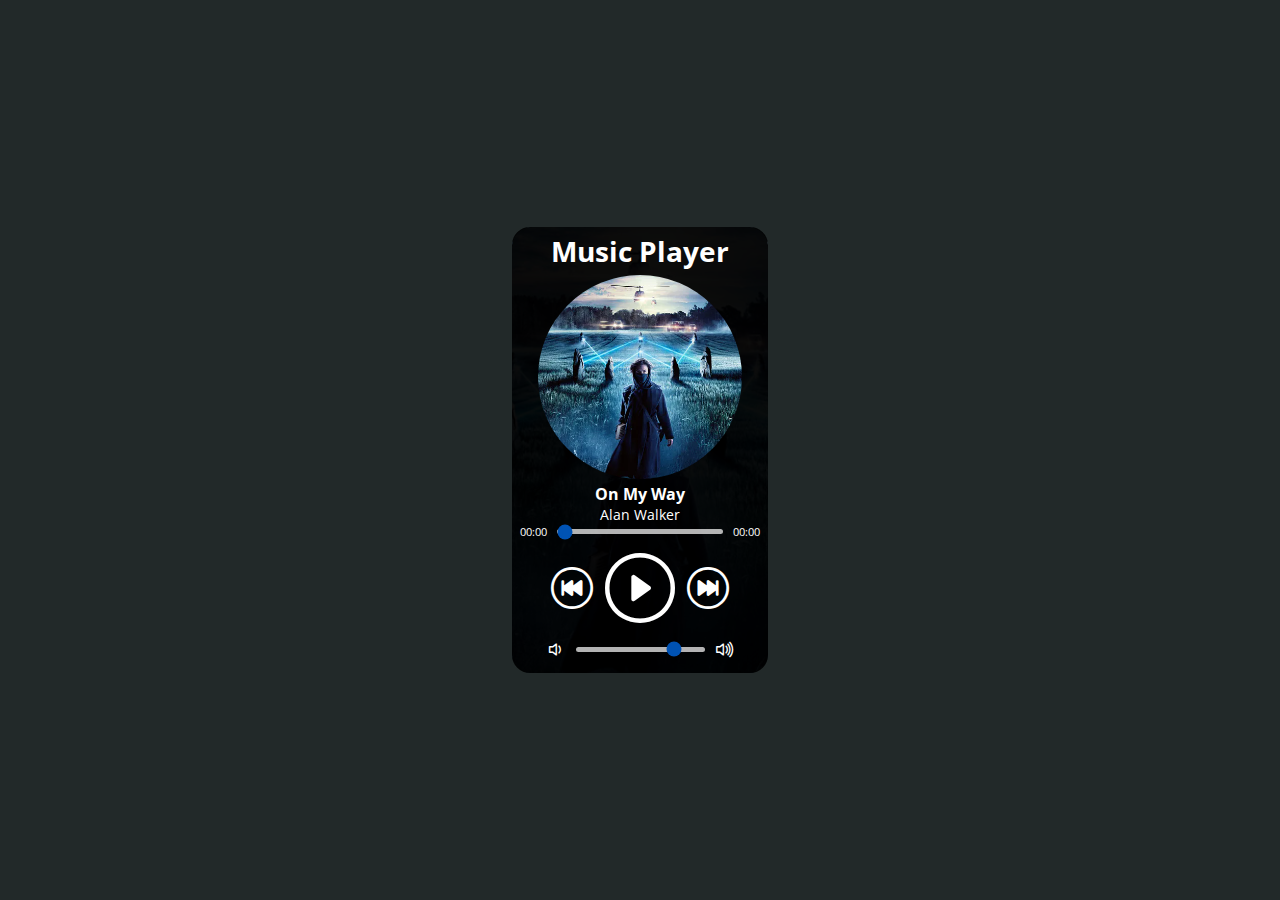
<file: Music_Player/index.html>
<!DOCTYPE html>
<html lang="en">
<head>
    <meta charset="UTF-8">
    <meta http-equiv="X-UA-Compatible" content="IE=edge">
    <meta name="viewport" content="width=device-width, initial-scale=1.0">
    <!-- Add font -->
    <link rel="preconnect" href="https://fonts.googleapis.com">
    <link rel="preconnect" href="https://fonts.gstatic.com" crossorigin>
    <link href="https://fonts.googleapis.com/css2?family=Open+Sans:wght@300;600&display=swap" rel="stylesheet">
    <!-- Link to css -->
    <link rel="stylesheet" href="styles.css">
    <!-- link to bootstrap icons -->
    <link rel="stylesheet" href="https://cdn.jsdelivr.net/npm/bootstrap-icons@1.9.1/font/bootstrap-icons.css">
    <title>Music Player</title>
</head>
<body>
    <div id="container">
        <h1>Music Player</h1>
        <div id="img">
            <img id="track_cover" src="images/music.png" alt="disc" width="250">
        </div>
        <div id="title">
            <h3 id="track_title">track title</h3>
            <p id="track_artist">track artist</p>
        </div>
        <div id="music_time">
            <p id="track_current_time"><span id="current_time_mins">00</span>:<span id="current_time_secs">00</span></p>
            <input type="range" name="range" class="slider" onchange="seek()" id="range" min="0" max="300" value="0">
            <p id="track_fulltime"><span id="track_mins">00</span>:<span id="track_secs">00</span></p>
        </div>
        <div id="music_functions">
            <div class="function">
                <i id="prev" onclick="prev()" class="bi bi-skip-backward-circle"></i>
            </div>
            <div class="function">
                <i id="play_pause" onclick="play_pause()" class="bi bi-play-circle"></i>
            </div>
            <div class="function">
                <i id="next" onclick="next()" class="bi bi-skip-forward-circle"></i>

            </div>
        </div>
        <div id="volume">
            <i class="bi bi-volume-down"></i>
            <input type="range" name="volume" onchange="volume()" class="slider" value="8" id="vol" min="0" max="10">
            <i class="bi bi-volume-up"></i>
        </div>
    </div>
    <script src="app.js" charset="utf-8"></script>
    
</body>
</html>
</file>
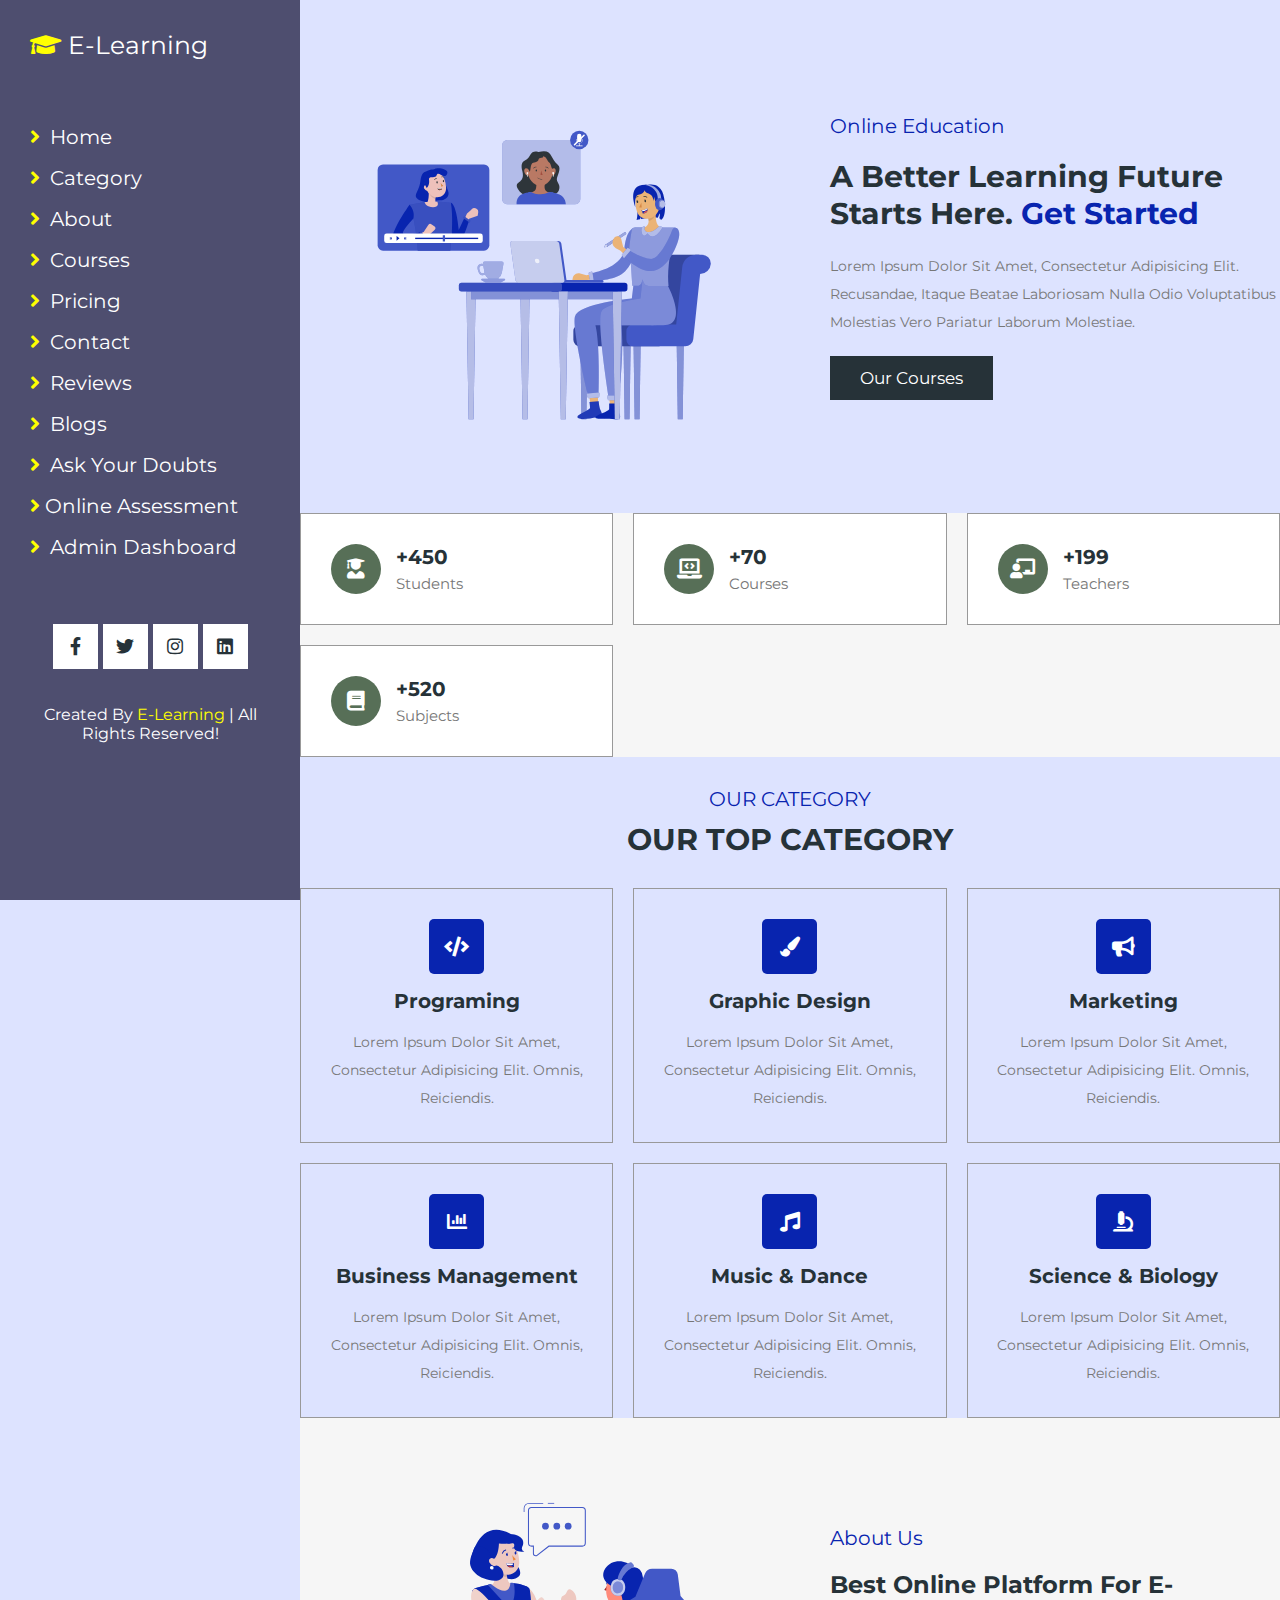
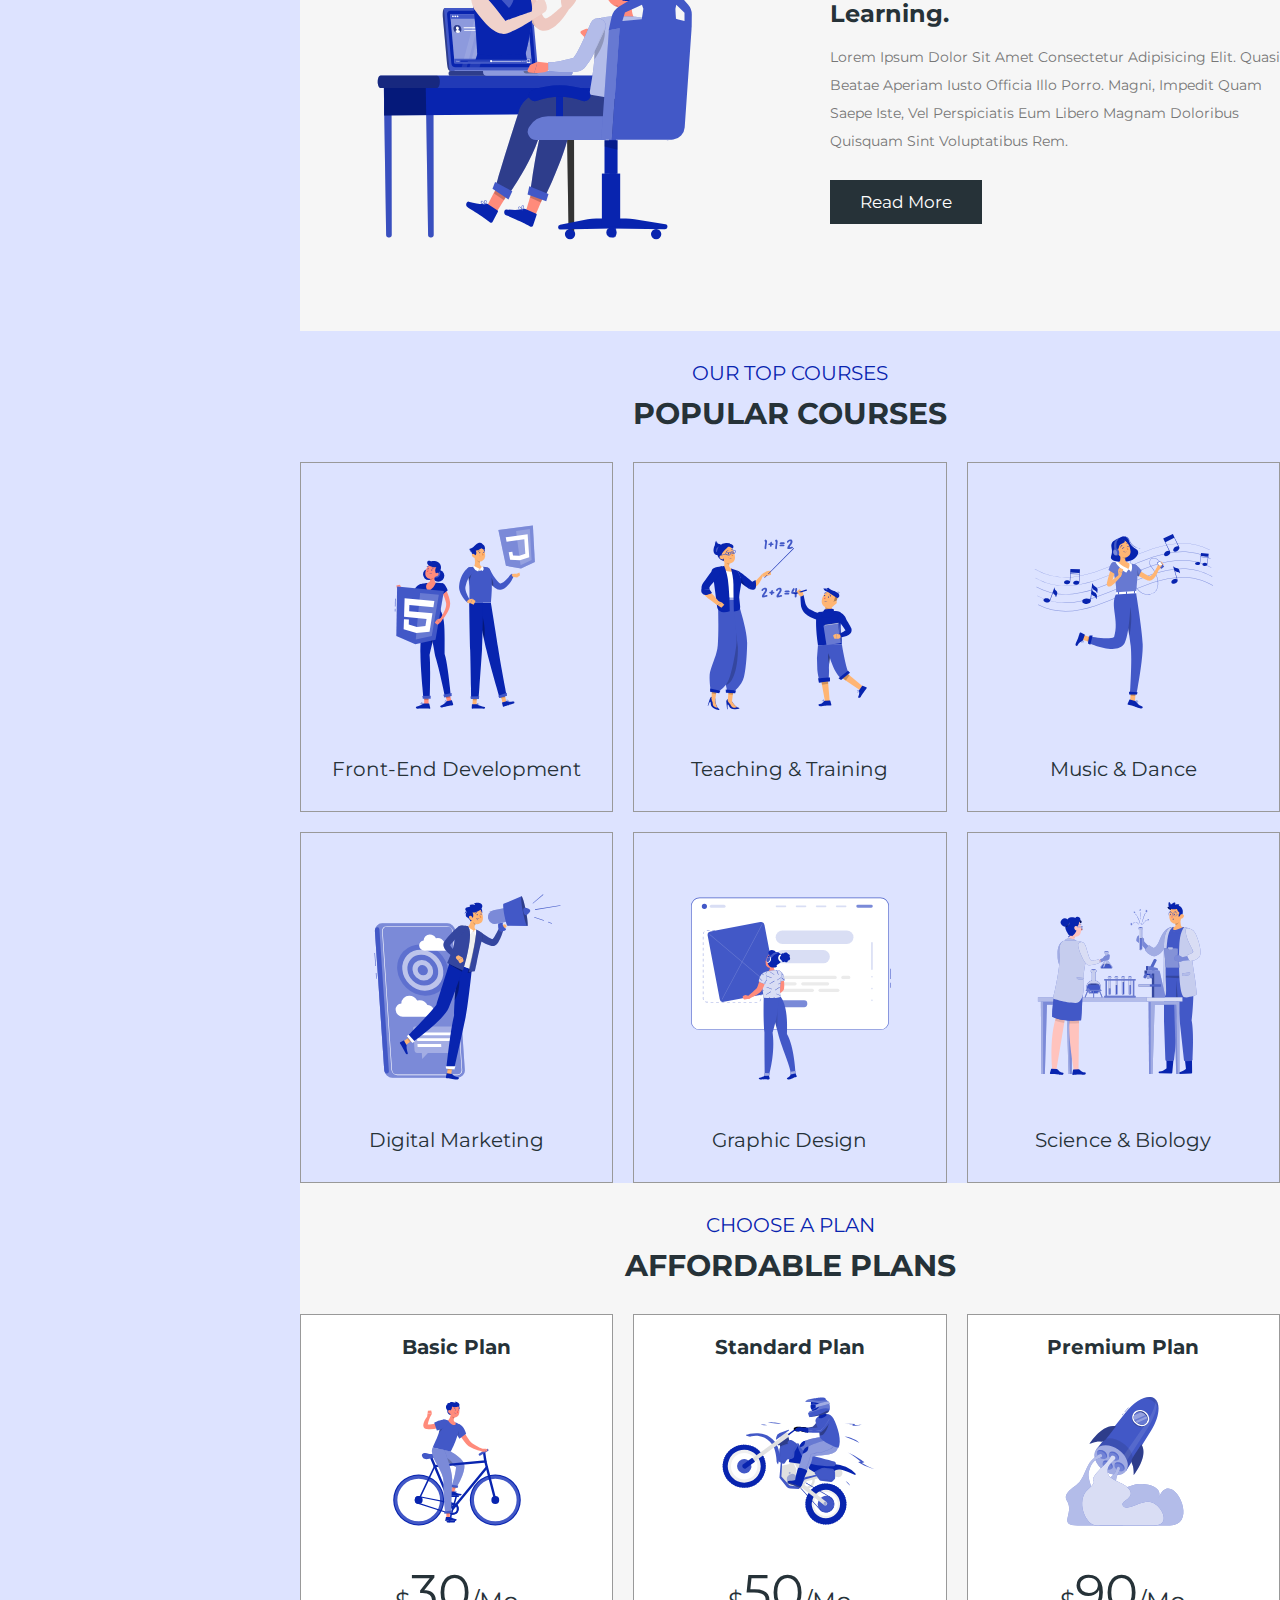
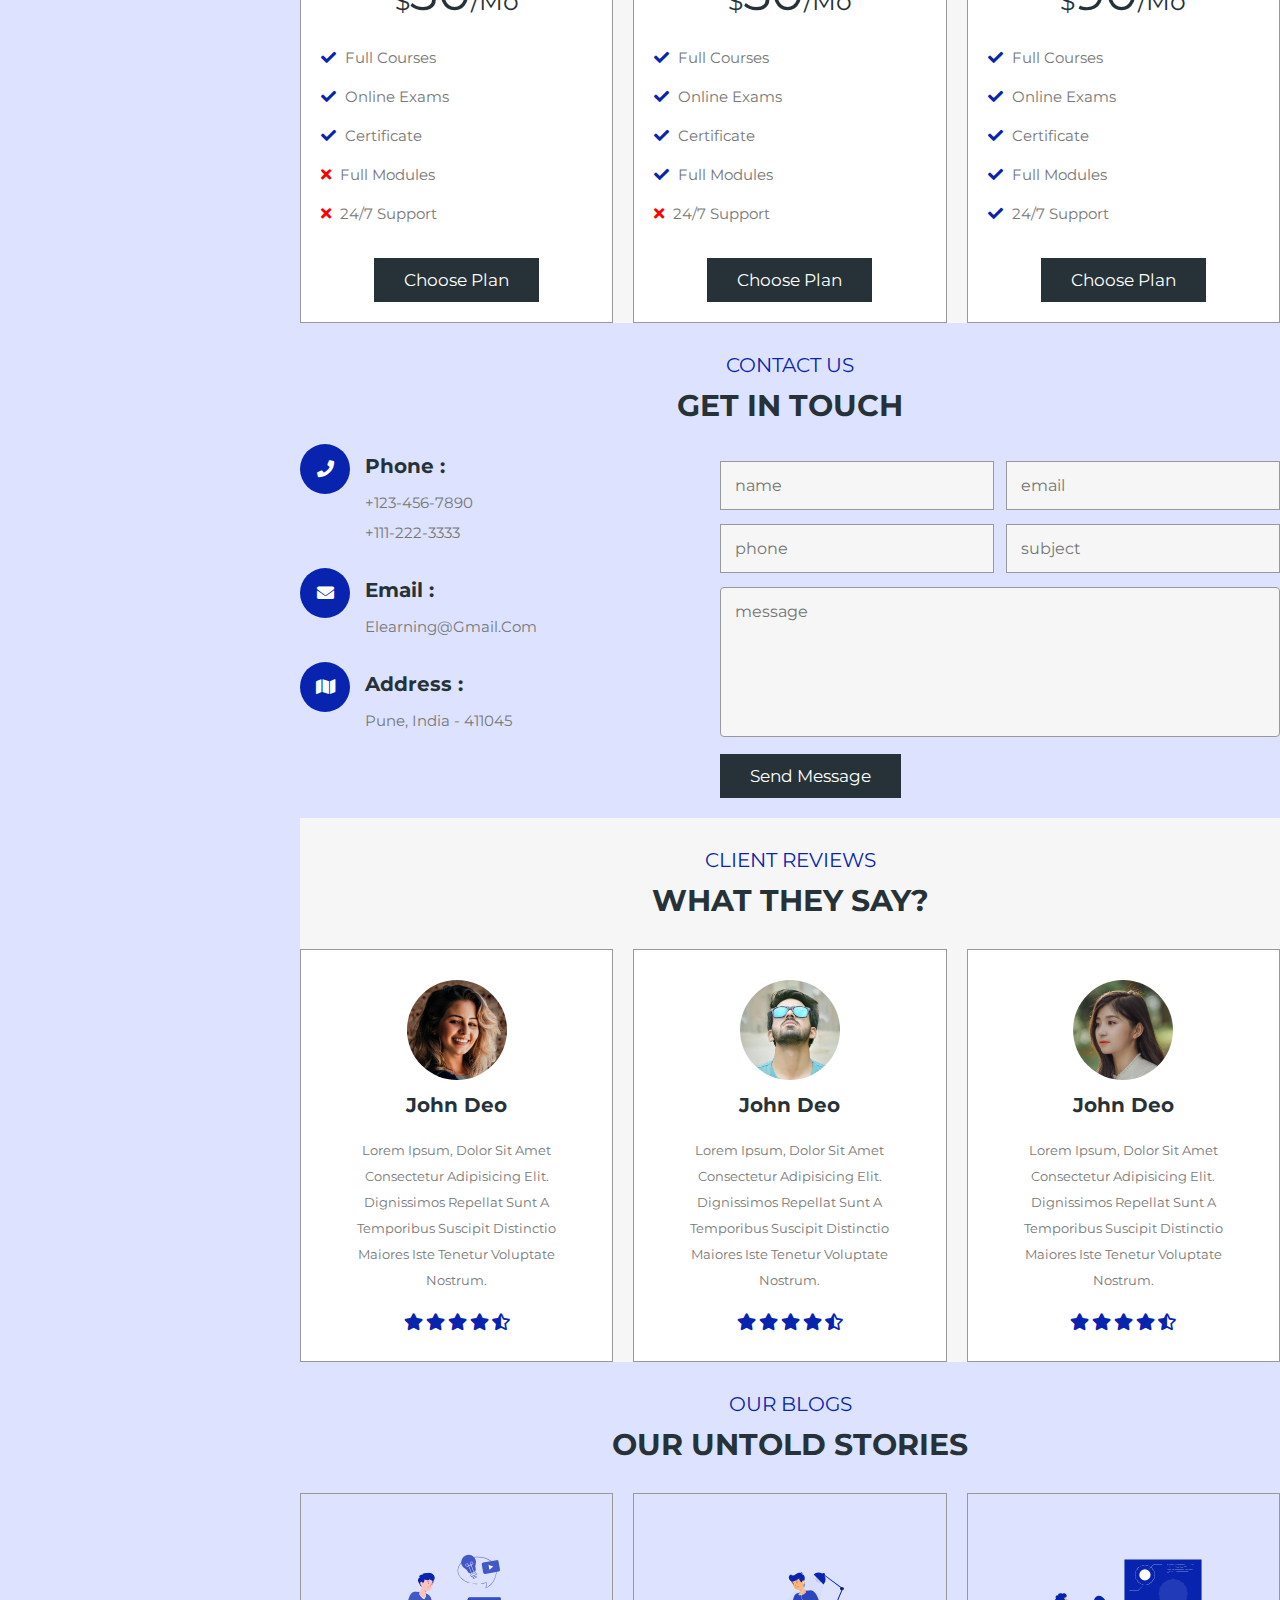
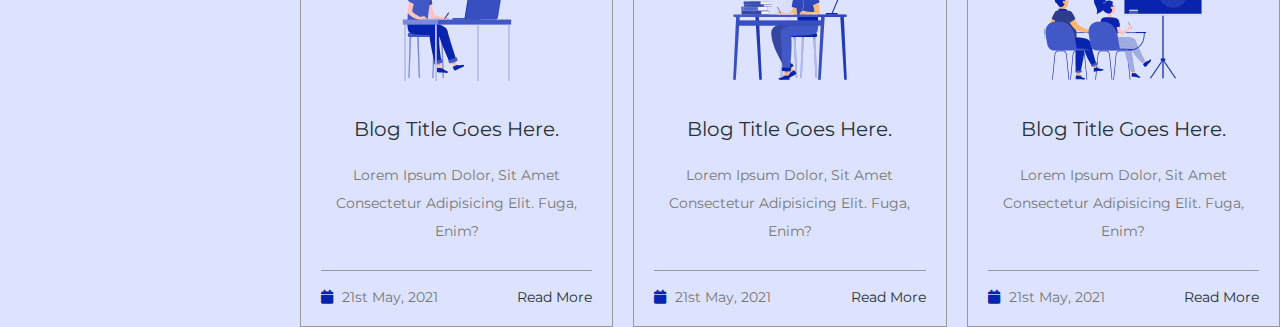
<file: online education/index.html>
<!DOCTYPE html>
<html lang="en">
<head>
    <meta charset="UTF-8">
    <meta http-equiv="X-UA-Compatible" content="IE=edge">
    <meta name="viewport" content="width=device-width, initial-scale=1.0">
    <title>complete responsive online education website design tutorial</title>

    <!-- font awesome cdn link  -->
    <link rel="stylesheet" href="https://cdnjs.cloudflare.com/ajax/libs/font-awesome/5.15.4/css/all.min.css">

    <!-- custom css file link  -->
    <link rel="stylesheet" href="css/style.css">

    <!-- custom js file link  -->
    <script src="js/script.js" defer></script>

</head>
<body>
    
<!-- header section starts  -->

<div id="menu-btn" class="fas fa-bars"></div>

<header class="header">

    <a href="#" class="logo"> <i class="fas fa-graduation-cap"></i> E-Learning </a>

    <nav class="navbar">
        <a href="#home"> <i class="fas fa-angle-right"></i> home </a>
        <a href="#category"> <i class="fas fa-angle-right"></i> category </a>
        <a href="#about"> <i class="fas fa-angle-right"></i> about </a>
        <a href="#courses"> <i class="fas fa-angle-right"></i> courses </a>
        <a href="#pricing"> <i class="fas fa-angle-right"></i> pricing </a>
        <a href="#contact"> <i class="fas fa-angle-right"></i> contact </a>
        <a href="#reviews"> <i class="fas fa-angle-right"></i> reviews </a>
        <a href="#blogs"> <i class="fas fa-angle-right"></i> blogs </a>
        <a href="lms.html"> <i class="fas fa-angle-right"></i> Ask your doubts </a>
        <a href="quiz.html"> <i class="fas fa-angle-right"></i>Online Assessment</a>
        <a href="admin_login.html"> <i class="fas fa-angle-right"></i> Admin Dashboard </a>
    </nav>

    <div class="share">
        <a href="#" class="fab fa-facebook-f"></a>
        <a href="#" class="fab fa-twitter"></a>
        <a href="#" class="fab fa-instagram"></a>
        <a href="#" class="fab fa-linkedin"></a>
    </div>

    <p class="credit">created by <span>E-learning</span> | all rights reserved!</p>

</header>

<!-- header section ends -->

<!-- home section starts  -->

<section class="home" id="home">

    <div class="image">
        <img src="images/home-img.svg" alt="">
    </div>

    <div class="content">
        <span>online education</span>
        <h3>A better learning future starts here. <a href="#">get started</a></h3>
        <p>Lorem ipsum dolor sit amet, consectetur adipisicing elit. Recusandae, itaque beatae laboriosam nulla odio voluptatibus molestias vero pariatur laborum molestiae.</p>
        <a href="#courses" class="btn">our courses</a>
    </div>

</section>

<!-- home section ends -->

<!-- info section starts  -->

<section class="info-container">

    <div class="box">
        <i class="fas fa-user-graduate"></i>
        <div class="info">
            <h3>+450</h3>
            <p>students</p>
        </div>
    </div>

    <div class="box">
        <i class="fas fa-laptop-code"></i>
        <div class="info">
            <h3>+70</h3>
            <p>courses</p>
        </div>
    </div>

    <div class="box">
        <i class="fas fa-chalkboard-teacher"></i>
        <div class="info">
            <h3>+199</h3>
            <p>teachers</p>
        </div>
    </div>

    <div class="box">
        <i class="fas fa-book"></i>
        <div class="info">
            <h3>+520</h3>
            <p>subjects</p>
        </div>
    </div>

</section>

<!-- info section ends -->

<!-- category section starts  -->

<section class="category" id="category">

    <div class="heading">
        <span>our category</span>
        <h3>our top category</h3>
    </div>

    <div class="box-container">

        <div class="box">
            <i class="fas fa-code"></i>
            <h3>programing</h3>
            <p>Lorem ipsum dolor sit amet, consectetur adipisicing elit. Omnis, reiciendis.</p>
        </div>

        <div class="box">
            <i class="fas fa-paint-brush"></i>
            <h3>graphic design</h3>
            <p>Lorem ipsum dolor sit amet, consectetur adipisicing elit. Omnis, reiciendis.</p>
        </div>

        <div class="box">
            <i class="fas fa-bullhorn"></i>
            <h3>marketing</h3>
            <p>Lorem ipsum dolor sit amet, consectetur adipisicing elit. Omnis, reiciendis.</p>
        </div>

        <div class="box">
            <i class="fas fa-chart-bar"></i>
            <h3>business management</h3>
            <p>Lorem ipsum dolor sit amet, consectetur adipisicing elit. Omnis, reiciendis.</p>
        </div>

        <div class="box">
            <i class="fas fa-music"></i>
            <h3>music & dance</h3>
            <p>Lorem ipsum dolor sit amet, consectetur adipisicing elit. Omnis, reiciendis.</p>
        </div>

        <div class="box">
            <i class="fas fa-microscope"></i>
            <h3>science & biology</h3>
            <p>Lorem ipsum dolor sit amet, consectetur adipisicing elit. Omnis, reiciendis.</p>
        </div>

    </div>

</section>

<!-- category section ends -->

<!-- about section starts  -->

<section class="about" id="about">

    <div class="image">
        <img src="images/about-img.svg" alt="">
    </div>

    <div class="content">
        <span>about us</span>
        <h3>best online platform for e-learning.</h3>
        <p>Lorem ipsum dolor sit amet consectetur adipisicing elit. Quasi beatae aperiam iusto officia illo porro. Magni, impedit quam saepe iste, vel perspiciatis eum libero magnam doloribus quisquam sint voluptatibus rem.</p>
        <a href="#" class="btn">read more</a>
    </div>

</section>

<!-- about section ends -->

<!-- courses section starts  -->

<section class="courses" id="courses">

    <div class="heading">
        <span>our top courses</span>
        <h3>popular courses</h3>
    </div>

    <div class="box-container">

        <div class="box">
            <div class="image">
                <img src="images/course-1.svg" alt="">
                <h3>front-end development</h3>
            </div>
            <div class="content">
                <div class="stars">
                    <i class="fas fa-star"></i>
                    <i class="fas fa-star"></i>
                    <i class="fas fa-star"></i>
                    <i class="fas fa-star"></i>
                    <i class="fas fa-star-half-alt"></i>
                </div>
                <h3>front-end development</h3>
                <p>Lorem ipsum dolor sit amet consectetur, adipisicing elit. Ipsa, deleniti!</p>
                <a href="#" class="btn">select course</a>
            </div>
        </div>

        <div class="box">
            <div class="image">
                <img src="images/course-2.svg" alt="">
                <h3>teaching & training</h3>
            </div>
            <div class="content">
                <div class="stars">
                    <i class="fas fa-star"></i>
                    <i class="fas fa-star"></i>
                    <i class="fas fa-star"></i>
                    <i class="fas fa-star"></i>
                    <i class="fas fa-star-half-alt"></i>
                </div>
                <h3>teaching & training</h3>
                <p>Lorem ipsum dolor sit amet consectetur, adipisicing elit. Ipsa, deleniti!</p>
                <a href="#" class="btn">select course</a>
            </div>
        </div>

        <div class="box">
            <div class="image">
                <img src="images/course-3.svg" alt="">
                <h3>music & dance</h3>
            </div>
            <div class="content">
                <div class="stars">
                    <i class="fas fa-star"></i>
                    <i class="fas fa-star"></i>
                    <i class="fas fa-star"></i>
                    <i class="fas fa-star"></i>
                    <i class="fas fa-star-half-alt"></i>
                </div>
                <h3>music & dance</h3>
                <p>Lorem ipsum dolor sit amet consectetur, adipisicing elit. Ipsa, deleniti!</p>
                <a href="#" class="btn">select course</a>
            </div>
        </div>

        <div class="box">
            <div class="image">
                <img src="images/course-4.svg" alt="">
                <h3>digital marketing</h3>
            </div>
            <div class="content">
                <div class="stars">
                    <i class="fas fa-star"></i>
                    <i class="fas fa-star"></i>
                    <i class="fas fa-star"></i>
                    <i class="fas fa-star"></i>
                    <i class="fas fa-star-half-alt"></i>
                </div>
                <h3>digital marketing</h3>
                <p>Lorem ipsum dolor sit amet consectetur, adipisicing elit. Ipsa, deleniti!</p>
                <a href="#" class="btn">select course</a>
            </div>
        </div>

        <div class="box">
            <div class="image">
                <img src="images/course-5.svg" alt="">
                <h3>graphic design</h3>
            </div>
            <div class="content">
                <div class="stars">
                    <i class="fas fa-star"></i>
                    <i class="fas fa-star"></i>
                    <i class="fas fa-star"></i>
                    <i class="fas fa-star"></i>
                    <i class="fas fa-star-half-alt"></i>
                </div>
                <h3>graphic design</h3>
                <p>Lorem ipsum dolor sit amet consectetur, adipisicing elit. Ipsa, deleniti!</p>
                <a href="#" class="btn">select course</a>
            </div>
        </div>

        <div class="box">
            <div class="image">
                <img src="images/course-6.svg" alt="">
                <h3>science & biology</h3>
            </div>
            <div class="content">
                <div class="stars">
                    <i class="fas fa-star"></i>
                    <i class="fas fa-star"></i>
                    <i class="fas fa-star"></i>
                    <i class="fas fa-star"></i>
                    <i class="fas fa-star-half-alt"></i>
                </div>
                <h3>science & biology</h3>
                <p>Lorem ipsum dolor sit amet consectetur, adipisicing elit. Ipsa, deleniti!</p>
                <a href="#" class="btn">select course</a>
            </div>
        </div>

    </div>

</section>

<!-- courses section ends -->

<!-- pricing section starts  -->

<section class="pricing" id="pricing">

    <div class="heading">
        <span>choose a plan</span>
        <h3>affordable plans</h3>
    </div>

    <div class="box-container">

        <div class="box">
            <h3>basic plan</h3>
            <img src="images/price-1.svg" alt="">
            <div class="amount"> <span>$</span>30<span>/mo</span> </div>
            <div class="list">
                <p> <i class="fas fa-check"></i> full courses </p>
                <p> <i class="fas fa-check"></i> online exams </p>
                <p> <i class="fas fa-check"></i> certificate </p>
                <p> <i class="fas fa-times"></i> full modules </p>
                <p> <i class="fas fa-times"></i> 24/7 support </p>
            </div>
            <a href="#" class="btn">choose plan</a>
        </div>

        <div class="box">
            <h3>standard plan</h3>
            <img src="images/price-2.svg" alt="">
            <div class="amount"> <span>$</span>50<span>/mo</span> </div>
            <div class="list">
                <p> <i class="fas fa-check"></i> full courses </p>
                <p> <i class="fas fa-check"></i> online exams </p>
                <p> <i class="fas fa-check"></i> certificate </p>
                <p> <i class="fas fa-check"></i> full modules </p>
                <p> <i class="fas fa-times"></i> 24/7 support </p>
            </div>
            <a href="#" class="btn">choose plan</a>
        </div>

        <div class="box">
            <h3>premium plan</h3>
            <img src="images/price-3.svg" alt="">
            <div class="amount"> <span>$</span>90<span>/mo</span> </div>
            <div class="list">
                <p> <i class="fas fa-check"></i> full courses </p>
                <p> <i class="fas fa-check"></i> online exams </p>
                <p> <i class="fas fa-check"></i> certificate </p>
                <p> <i class="fas fa-check"></i> full modules </p>
                <p> <i class="fas fa-check"></i> 24/7 support </p>
            </div>
            <a href="#" class="btn">choose plan</a>
        </div>

    </div>

</section>

<!-- pricing section ends -->

<!-- contact section starts  -->

<section class="contact" id="contact">

    <div class="heading">
        <span>contact us</span>
        <h3>get in touch</h3>
    </div>

    <div class="row">

        <div class="contact-info-container">

            <div class="box">
                <i class="fas fa-phone"></i>
                <div class="info">
                    <h3>phone :</h3>
                    <p>+123-456-7890</p>
                    <p>+111-222-3333</p>
                </div>
            </div>

            <div class="box">
                <i class="fas fa-envelope"></i>
                <div class="info">
                    <h3>email :</h3>
                    <p>elearning@gmail.com</p>
                </div>
            </div>

            <div class="box">
                <i class="fas fa-map"></i>
                <div class="info">
                    <h3>address :</h3>
                    <p>Pune, india - 411045</p>
                </div>
            </div>

        </div>

        <form action="">
            <div class="inputBox">
                <input type="text" placeholder="name" name="" id="">
                <input type="email" placeholder="email" name="" id="">
            </div>
            <div class="inputBox">
                <input type="number" placeholder="phone" name="" id="">
                <input type="text" placeholder="subject" name="" id="">
            </div>
            <textarea name="" placeholder="message" id="" cols="30" rows="10"></textarea>
            <input type="submit" value="send message" class="btn">
        </form>

    </div>

</section>

<!-- contact section ends -->

<!-- reviews section starts  -->

<section class="reviews" id="reviews">

    <div class="heading">
        <span>client reviews</span>
        <h3>what they say?</h3>
    </div>

    <div class="box-container">

        <div class="box">
            <img src="images/pic-1.png" alt="">
            <h3>john deo</h3>
            <p>Lorem ipsum, dolor sit amet consectetur adipisicing elit. Dignissimos repellat sunt a temporibus suscipit distinctio maiores iste tenetur voluptate nostrum.</p>
            <div class="stars">
                <i class="fas fa-star"></i>
                <i class="fas fa-star"></i>
                <i class="fas fa-star"></i>
                <i class="fas fa-star"></i>
                <i class="fas fa-star-half-alt"></i>
            </div>
        </div>

        <div class="box">
            <img src="images/pic-2.png" alt="">
            <h3>john deo</h3>
            <p>Lorem ipsum, dolor sit amet consectetur adipisicing elit. Dignissimos repellat sunt a temporibus suscipit distinctio maiores iste tenetur voluptate nostrum.</p>
            <div class="stars">
                <i class="fas fa-star"></i>
                <i class="fas fa-star"></i>
                <i class="fas fa-star"></i>
                <i class="fas fa-star"></i>
                <i class="fas fa-star-half-alt"></i>
            </div>
        </div>

        <div class="box">
            <img src="images/pic-3.png" alt="">
            <h3>john deo</h3>
            <p>Lorem ipsum, dolor sit amet consectetur adipisicing elit. Dignissimos repellat sunt a temporibus suscipit distinctio maiores iste tenetur voluptate nostrum.</p>
            <div class="stars">
                <i class="fas fa-star"></i>
                <i class="fas fa-star"></i>
                <i class="fas fa-star"></i>
                <i class="fas fa-star"></i>
                <i class="fas fa-star-half-alt"></i>
            </div>
        </div>

    </div>

</section>

<!-- reviews section ends -->

<!-- blogs section starts -->

<section class="blogs" id="blogs">

    <div class="heading">
        <span>our blogs</span>
        <h3>our untold stories</h3>
    </div>

    <div class="box-container">
        
        <div class="box">
            <img src="images/blog-1.svg" alt="">
            <a href="#" class="title">blog title goes here.</a>
            <p class="blog-description">Lorem ipsum dolor, sit amet consectetur adipisicing elit. Fuga, enim?</p>
            <div class="icons">
                <p><i class="fas fa-calendar"></i> 21st may, 2021</p>
                <a href="#">read more</a>
            </div>
        </div>

        <div class="box">
            <img src="images/blog-2.svg" alt="">
            <a href="#" class="title">blog title goes here.</a>
            <p class="blog-description">Lorem ipsum dolor, sit amet consectetur adipisicing elit. Fuga, enim?</p>
            <div class="icons">
                <p><i class="fas fa-calendar"></i> 21st may, 2021</p>
                <a href="#">read more</a>
            </div>
        </div>

        <div class="box">
            <img src="images/blog-3.svg" alt="">
            <a href="#" class="title">blog title goes here.</a>
            <p class="blog-description">Lorem ipsum dolor, sit amet consectetur adipisicing elit. Fuga, enim?</p>
            <div class="icons">
                <p><i class="fas fa-calendar"></i> 21st may, 2021</p>
                <a href="#">read more</a>
            </div>
        </div>

    </div>
    
</section>

<!-- blogs section ends -->

</body>
</html>
</file>
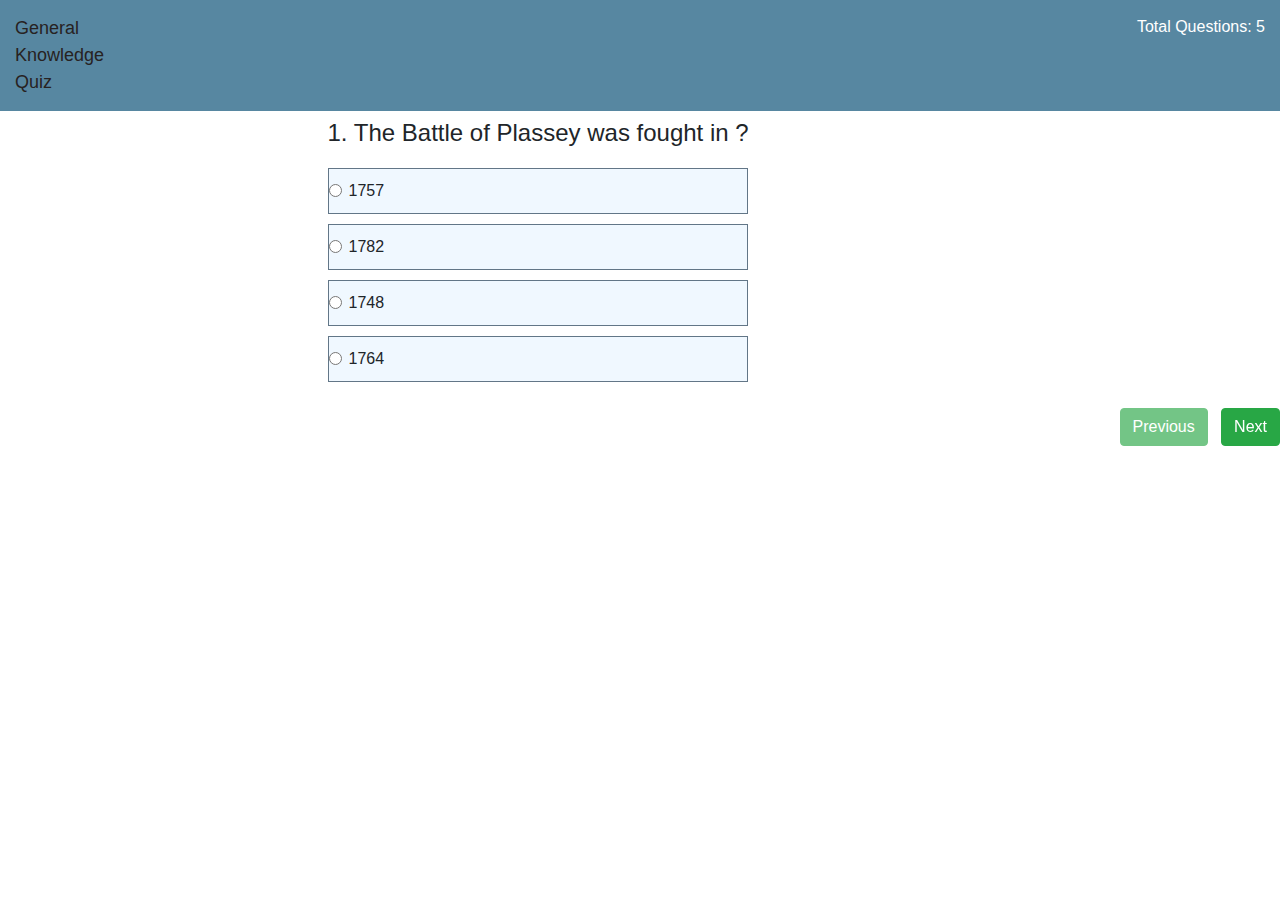
<file: Quiz App/index.html>
<!DOCTYPE html>
<html lang="en">

<head>
  <meta charset="UTF-8">
  <meta http-equiv="X-UA-Compatible" content="IE=edge">
  <meta name="viewport" content="width=device-width, initial-scale=1.0">
  <title>Javascript Quiz</title>
  <link rel="stylesheet" href="style.css">
  <link rel="stylesheet" href="https://cdnjs.cloudflare.com/ajax/libs/font-awesome/4.7.0/css/font-awesome.css">
  <link rel="stylesheet"
    href="https://cdnjs.cloudflare.com/ajax/libs/twitter-bootstrap/4.0.0-alpha.6/css/bootstrap.min.css">
</head>

<body>
  <header class="header">
    <div class="left-title">General Knowledge Quiz</div>
    <div class="right-title">Total Questions: <span id="tque"></span></div>
    <div class="clearfix"></div>
  </header>
  <div class="content">
    <div class="container-fluid">
      <div class="row">
        <div class="col-sm-12">
          <div id="result" class="quiz-body">
            <form name="quizForm" onSubmit="">
              <fieldset class="form-group">
                <h4><span id="qid">1.</span> <span id="question"></span></h4>
                <div class="option-block-container" id="question-options">
                </div> <!-- End of option block -->
              </fieldset>
              <div class="buttons">
              <button name="previous" id="previous" class="btn btn-success">Previous</button>
              &nbsp;
              <button name="next" id="next" class="btn btn-success">Next</button></div>
            </form>
          </div>
        </div> <!-- End of col-sm-12 -->
      </div> <!-- End of row -->
    </div> <!-- ENd of container fluid -->
  </div> <!-- End of content -->
  <script src="https://cdnjs.cloudflare.com/ajax/libs/jquery/3.1.1/jquery.min.js"></script>
  <script src="https://cdnjs.cloudflare.com/ajax/libs/twitter-bootstrap/4.0.0-alpha.6/js/bootstrap.min.js"></script>
  <script src="script.js"></script>
</body>

</html>
</file>
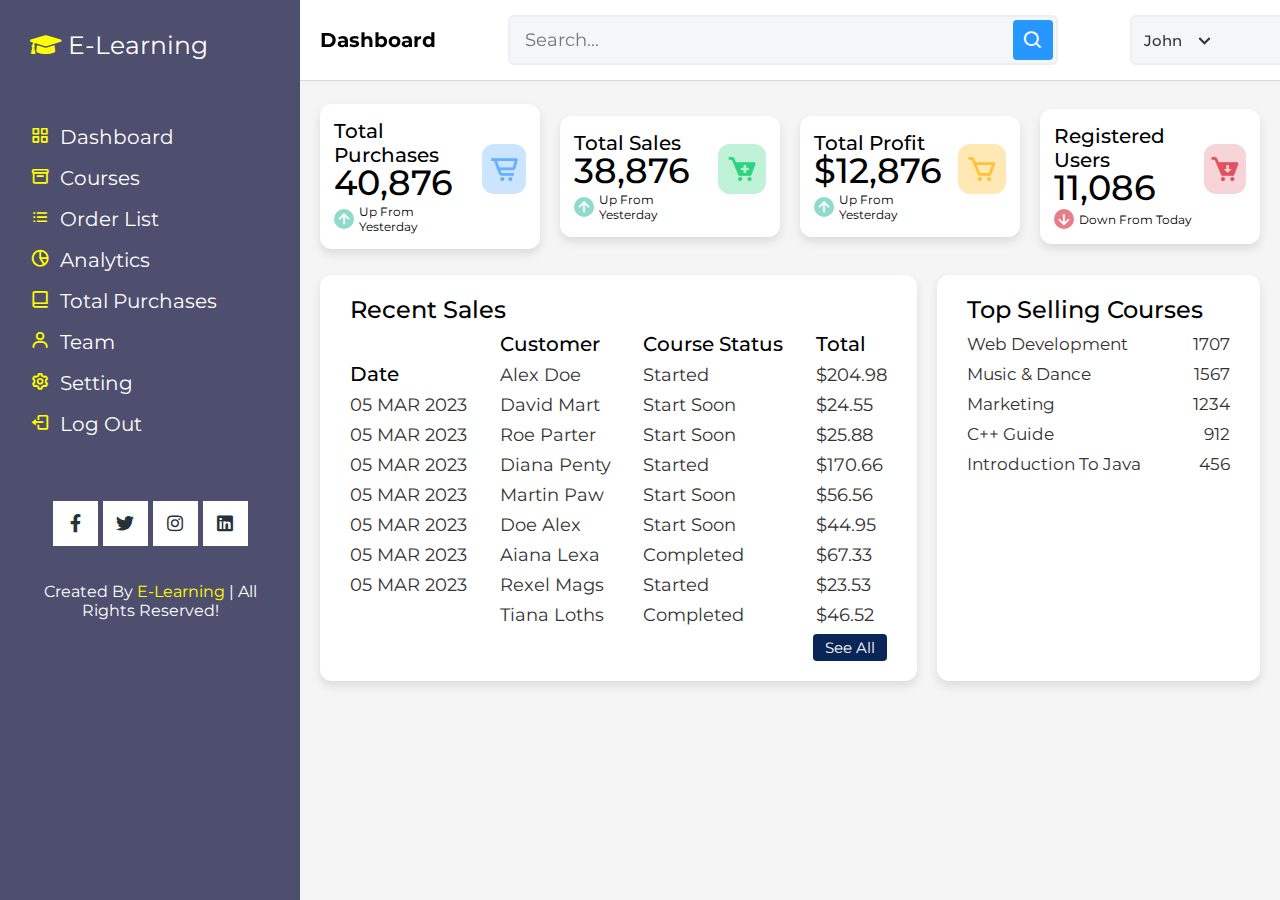
<file: online education/admin_dashboard.html>
<!DOCTYPE html>
<html lang="en" dir="ltr">
  <head>
    <meta charset="UTF-8">
    <link rel="stylesheet" href="css/admin.css">
    <link rel="stylesheet" href="css/style.css">
    <!-- Boxicons CDN Link -->
    <link href='https://unpkg.com/boxicons@2.0.7/css/boxicons.min.css' rel='stylesheet'>
    <!-- font awesome cdn link  -->
    <link rel="stylesheet" href="https://cdnjs.cloudflare.com/ajax/libs/font-awesome/5.15.4/css/all.min.css">

     <meta name="viewport" content="width=device-width, initial-scale=1.0">
   </head>
<body>
  <div id="menu-btn" class="fas fa-bars"></div>

<header class="header">

    <a href="#" class="logo"> <i class="fas fa-graduation-cap"></i> E-Learning </a>

    <nav class="navbar">
        <ul class="nav-links">
            <li>
              <a href="#" class="active">
                <i class='bx bx-grid-alt' ></i>
                <span class="links_name">Dashboard</span>
              </a>
            </li>
            <li>
              <a href="#">
                <i class='bx bx-box' ></i>
                <span class="links_name">Courses</span>
              </a>
            </li>
            <li>
              <a href="#">
                <i class='bx bx-list-ul' ></i>
                <span class="links_name">Order list</span>
              </a>
            </li>
            <li>
              <a href="#">
                <i class='bx bx-pie-chart-alt-2' ></i>
                <span class="links_name">Analytics</span>
              </a>
            </li>
            <li>
              <a href="#">
                <i class='bx bx-book-alt' ></i>
                <span class="links_name">Total purchases</span>
              </a>
            </li>
            <li>
              <a href="#">
                <i class='bx bx-user' ></i>
                <span class="links_name">Team</span>
              </a>
            </li>
            <li>
              <a href="#">
                <i class='bx bx-cog' ></i>
                <span class="links_name">Setting</span>
              </a>
            </li>
            <li class="log_out">
              <a href="#">
                <i class='bx bx-log-out'></i>
                <span class="links_name">Log out</span>
              </a>
            </li>
          </ul>
    </nav>

    <div class="share">
        <a href="#" class="fab fa-facebook-f"></a>
        <a href="#" class="fab fa-twitter"></a>
        <a href="#" class="fab fa-instagram"></a>
        <a href="#" class="fab fa-linkedin"></a>
    </div>

    <p class="credit">created by <span>E-learning</span> | all rights reserved!</p>

</header>
  <section class="home-section">
    <nav>
      <div class="sidebar-button">
        <h1 class="dashboard">Dashboard</h1>
      </div>
      <div class="search-box">
        <input type="text" placeholder="Search...">
        <i class='bx bx-search' ></i>
      </div>
      <div class="profile-details">
        <!--<img src="images/profile.jpg" alt="">-->
        <span class="admin_name">John</span>
        <i class='bx bx-chevron-down' ></i>
      </div>
    </nav>

    <div class="home-content">
      <div class="overview-boxes">
        <div class="box">
          <div class="right-side">
            <div class="box-topic">Total Purchases</div>
            <div class="number">40,876</div>
            <div class="indicator">
              <i class='bx bx-up-arrow-alt'></i>
              <span class="text">Up from yesterday</span>
            </div>
          </div>
          <i class='bx bx-cart-alt cart'></i>
        </div>
        <div class="box">
          <div class="right-side">
            <div class="box-topic">Total Sales</div>
            <div class="number">38,876</div>
            <div class="indicator">
              <i class='bx bx-up-arrow-alt'></i>
              <span class="text">Up from yesterday</span>
            </div>
          </div>
          <i class='bx bxs-cart-add cart two' ></i>
        </div>
        <div class="box">
          <div class="right-side">
            <div class="box-topic">Total Profit</div>
            <div class="number">$12,876</div>
            <div class="indicator">
              <i class='bx bx-up-arrow-alt'></i>
              <span class="text">Up from yesterday</span>
            </div>
          </div>
          <i class='bx bx-cart cart three' ></i>
        </div>
        <div class="box">
          <div class="right-side">
            <div class="box-topic">Registered users</div>
            <div class="number">11,086</div>
            <div class="indicator">
              <i class='bx bx-down-arrow-alt down'></i>
              <span class="text">Down From Today</span>
            </div>
          </div>
          <i class='bx bxs-cart-download cart four' ></i>
        </div>
      </div>

      <div class="sales-boxes">
        <div class="recent-sales box">
          <div class="title">Recent Sales</div>
          <div class="sales-details">
            <ul class="details">
              <li class="topic">Date</li>
              <li><a href="#">05 MAR 2023</a></li>
              <li><a href="#">05 MAR 2023</a></li>
              <li><a href="#">05 MAR 2023</a></li>
              <li><a href="#">05 MAR 2023</a></li>
              <li><a href="#">05 MAR 2023</a></li>
              <li><a href="#">05 MAR 2023</a></li>
              <li><a href="#">05 MAR 2023</a></li>
            </ul>
            <ul class="details">
            <li class="topic">Customer</li>
            <li><a href="#">Alex Doe</a></li>
            <li><a href="#">David Mart</a></li>
            <li><a href="#">Roe Parter</a></li>
            <li><a href="#">Diana Penty</a></li>
            <li><a href="#">Martin Paw</a></li>
            <li><a href="#">Doe Alex</a></li>
            <li><a href="#">Aiana Lexa</a></li>
            <li><a href="#">Rexel Mags</a></li>
             <li><a href="#">Tiana Loths</a></li>
          </ul>
          <ul class="details">
            <li class="topic">Course status</li>
            <li><a href="#">started</a></li>
            <li><a href="#">start soon</a></li>
            <li><a href="#">start soon</a></li>
            <li><a href="#">started</a></li>
            <li><a href="#">start soon</a></li>
            <li><a href="#">start soon</a></li>
            <li><a href="#">completed</a></li>
             <li><a href="#">started</a></li>
            <li><a href="#">completed</a></li>
          </ul>
          <ul class="details">
            <li class="topic">Total</li>
            <li><a href="#">$204.98</a></li>
            <li><a href="#">$24.55</a></li>
            <li><a href="#">$25.88</a></li>
            <li><a href="#">$170.66</a></li>
            <li><a href="#">$56.56</a></li>
            <li><a href="#">$44.95</a></li>
            <li><a href="#">$67.33</a></li>
             <li><a href="#">$23.53</a></li>
             <li><a href="#">$46.52</a></li>
          </ul>
          </div>
          <div class="button">
            <a href="#">See All</a>
          </div>
        </div>
        <div class="top-sales box">
          <div class="title">Top Selling Courses</div>
          <ul class="top-sales-details">
            <li>
            <a href="#">
              <!--<img src="images/sunglasses.jpg" alt="">-->
              <span class="product">Web Development</span>
            </a>
            <span class="price">1707</span>
          </li>
          <li>
            <a href="#">
               <!--<img src="images/jeans.jpg" alt="">-->
              <span class="product">Music & Dance</span>
            </a>
            <span class="price">1567</span>
          </li>
          <li>
            <a href="#">
             <!-- <img src="images/nike.jpg" alt="">-->
              <span class="product">Marketing</span>
            </a>
            <span class="price">1234</span>
          </li>
          <li>
            <a href="#">
              <!--<img src="images/scarves.jpg" alt="">-->
              <span class="product">C++ guide</span>
            </a>
            <span class="price">912</span>
          </li>
          <li>
            <a href="#">
              <!--<img src="images/blueBag.jpg" alt="">-->
              <span class="product">Introduction to Java</span>
            </a>
            <span class="price">456</span>
          </li>
          </ul>
        </div>
      </div>
    </div>
  </section>

  <script>
   let sidebar = document.querySelector(".sidebar");
let sidebarBtn = document.querySelector(".sidebarBtn");
sidebarBtn.onclick = function() {
  sidebar.classList.toggle("active");
  if(sidebar.classList.contains("active")){
  sidebarBtn.classList.replace("bx-menu" ,"bx-menu-alt-right");
}else
  sidebarBtn.classList.replace("bx-menu-alt-right", "bx-menu");
}
 </script>

</body>
</html>
</file>
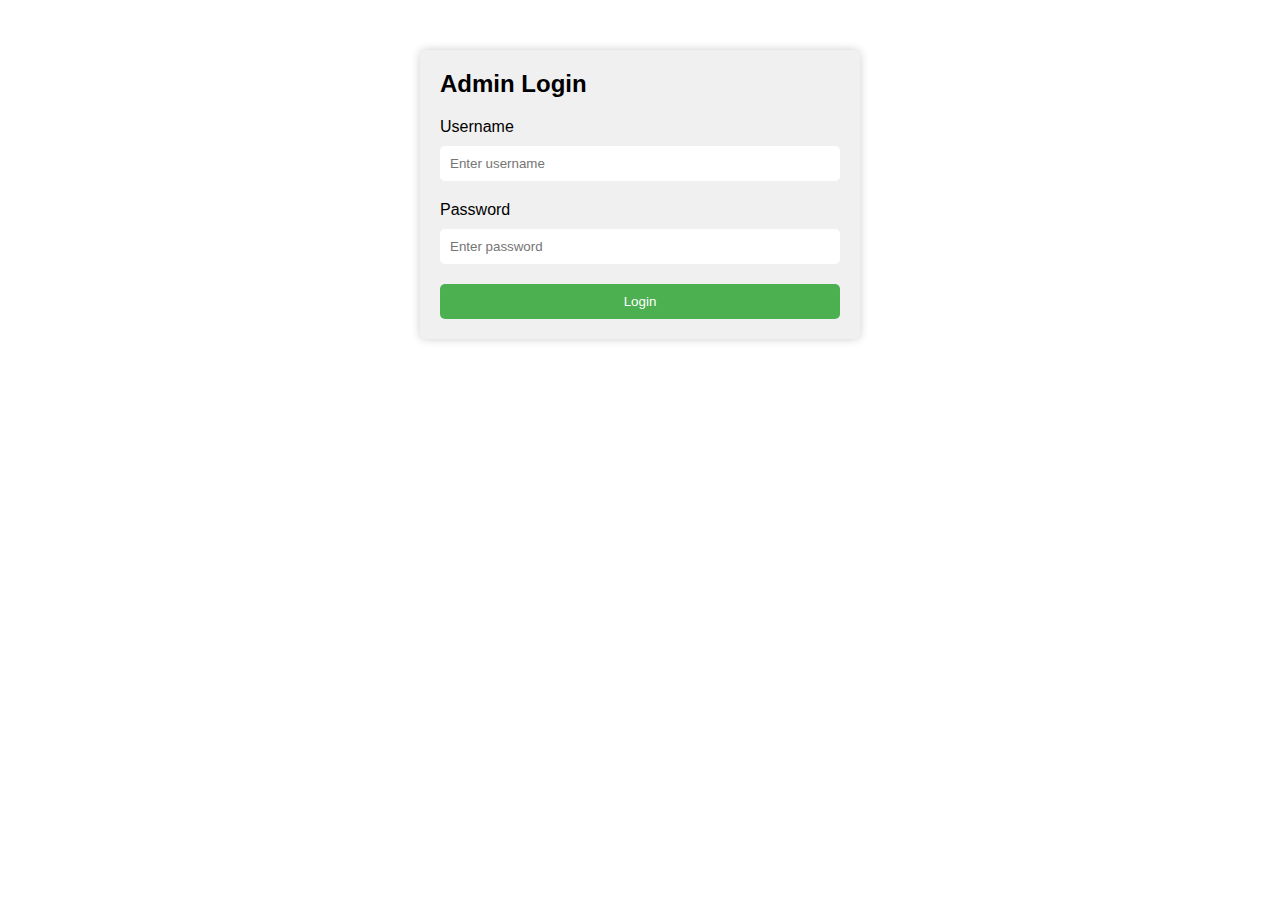
<file: online education/admin_login.html>
<!DOCTYPE html>
<html>
<head>
	<title>Registration/Login Page</title>
	<link rel="stylesheet" type="text/css" href="css/register.css">
</head>
<body>
	<div class="container">
		<div class="form">
            <h2>Admin Login</h2>
            <form action="admin_dashboard.html">
                <label for="login-username">Username</label>
                <input type="text" id="login-username" name="login-username" placeholder="Enter username" required>
        
                <label for="login-password">Password</label>
                <input type="password" id="login-password" name="login-password" placeholder="Enter password" required>
        
                <button type="submit">Login</button>
            </form>
        </div>

	</div>
</body>
</html>
</file>
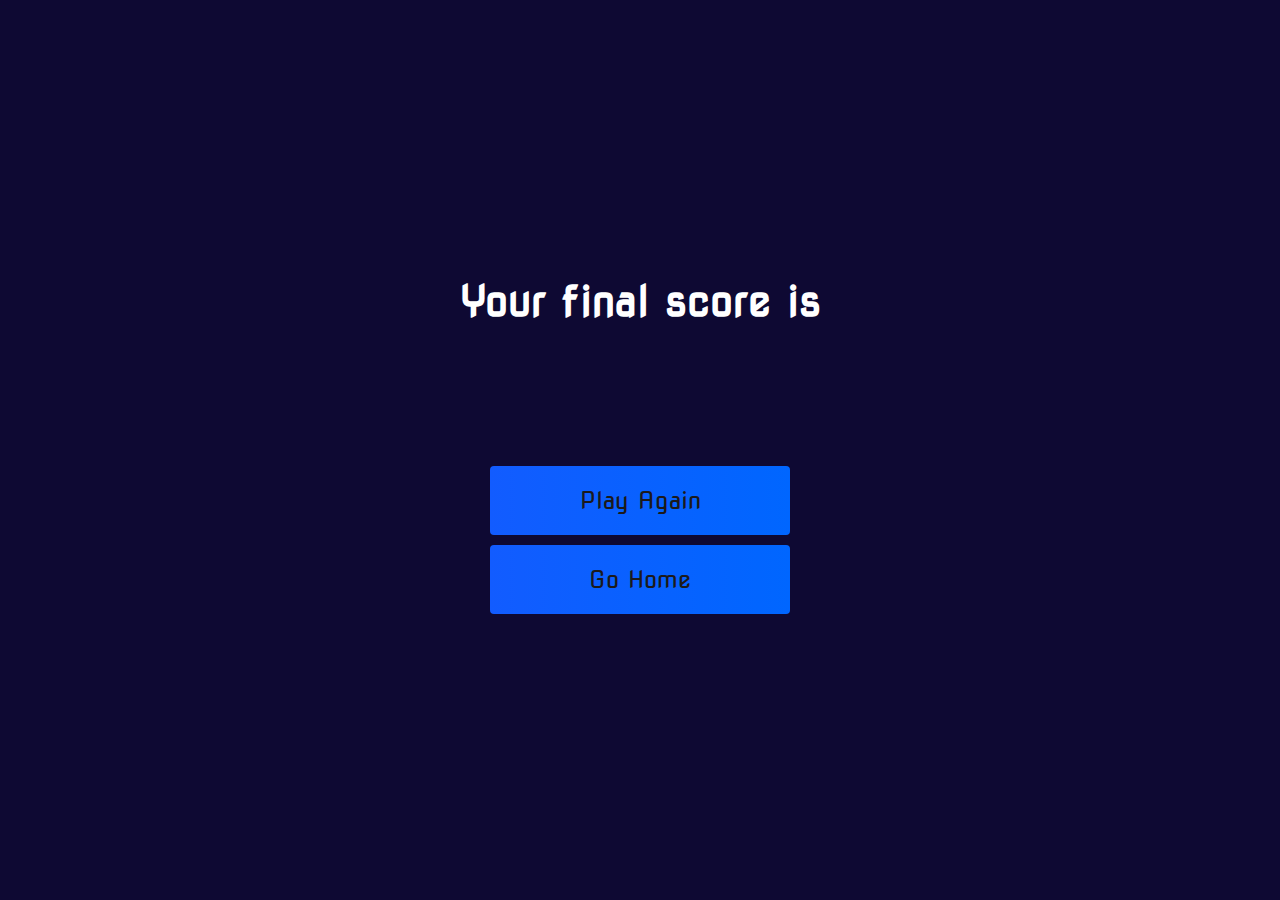
<file: online education/end.html>
<!DOCTYPE html>
<html lang="en">
<head>
    <meta charset="UTF-8">
    <meta http-equiv="X-UA-Compatible" content="IE=edge">
    <meta name="viewport" content="width=device-width, initial-scale=1.0">
    <title>Result</title>
    <link rel="stylesheet" href="css/quiz.css">
    <link rel="stylesheet" href="https://cdnjs.cloudflare.com/ajax/libs/font-awesome/4.7.0/css/font-awesome.min.css">
</head>
<body>
    <div class="container">
        <div id="end" class="flex-center flex-column">
            <h2 id="end-text">Your final score is</h2>
            <h1 id="finalScore">0</h1>
            <h1 id="winner"></h1>
            <a href="game.html" class="btn">Play Again</a>
            <a href="index.html" class="btn">Go Home</a>
        </div>
    </div>
    <script src="js/end.js"></script>
</body>
</html>
</file>
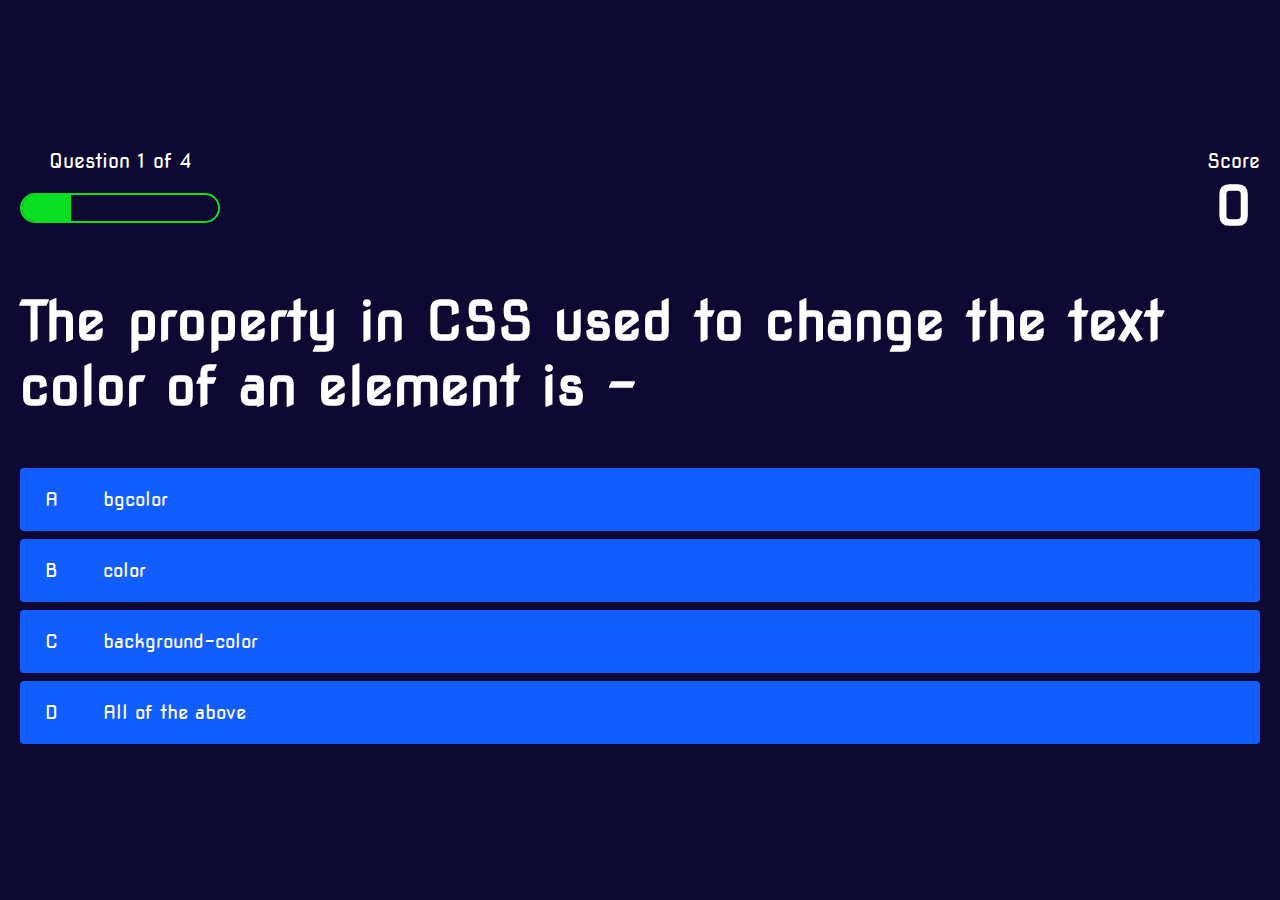
<file: online education/game.html>
<!DOCTYPE html>
<html lang="en">
<head>
    <meta charset="UTF-8">
    <meta http-equiv="X-UA-Compatible" content="IE=edge">
    <meta name="viewport" content="width=device-width, initial-scale=1.0">
    <title>Quiz page</title>
    <link rel="stylesheet" href="css/game.css">
    <link rel="stylesheet" href="css/quiz.css">
</head>
<body>
    <div class="container">
        <div id="game" class="justify-center flex-column">
            <div id="hud">
                <div class="hud-item">
                    <p id="progressText" class="hud-prefix">
                        Question
                    </p>
                    <div id="progressBar">
                        <div id="progressBarFull"></div>
                    </div>
                </div>
                <div class="hud-item">
                    <p class="hud-prefix">
                        Score
                    </p>
                    <h1 class="hud-main-text" id="score">
                        0
                    </h1>
                </div>
            </div>
            <h1 id="question">What is the answer</h1>
            <div class="choice-container">
                <p class="choice-prefix">A</p>
                <p class="choice-text" data-number="1">Choice 1</p>
            </div>

            <div class="choice-container">
                <p class="choice-prefix">B</p>
                <p class="choice-text" data-number="2">Choice 2</p>
            </div>

            <div class="choice-container">
                <p class="choice-prefix">C</p>
                <p class="choice-text" data-number="3">Choice 3</p>
            </div>

            <div class="choice-container">
                <p class="choice-prefix">D</p>
                <p class="choice-text" data-number="4">Choice 4</p>
            </div>
        </div>
    </div>
    <script src="js/game.js"></script>
</body>
</html>
</file>
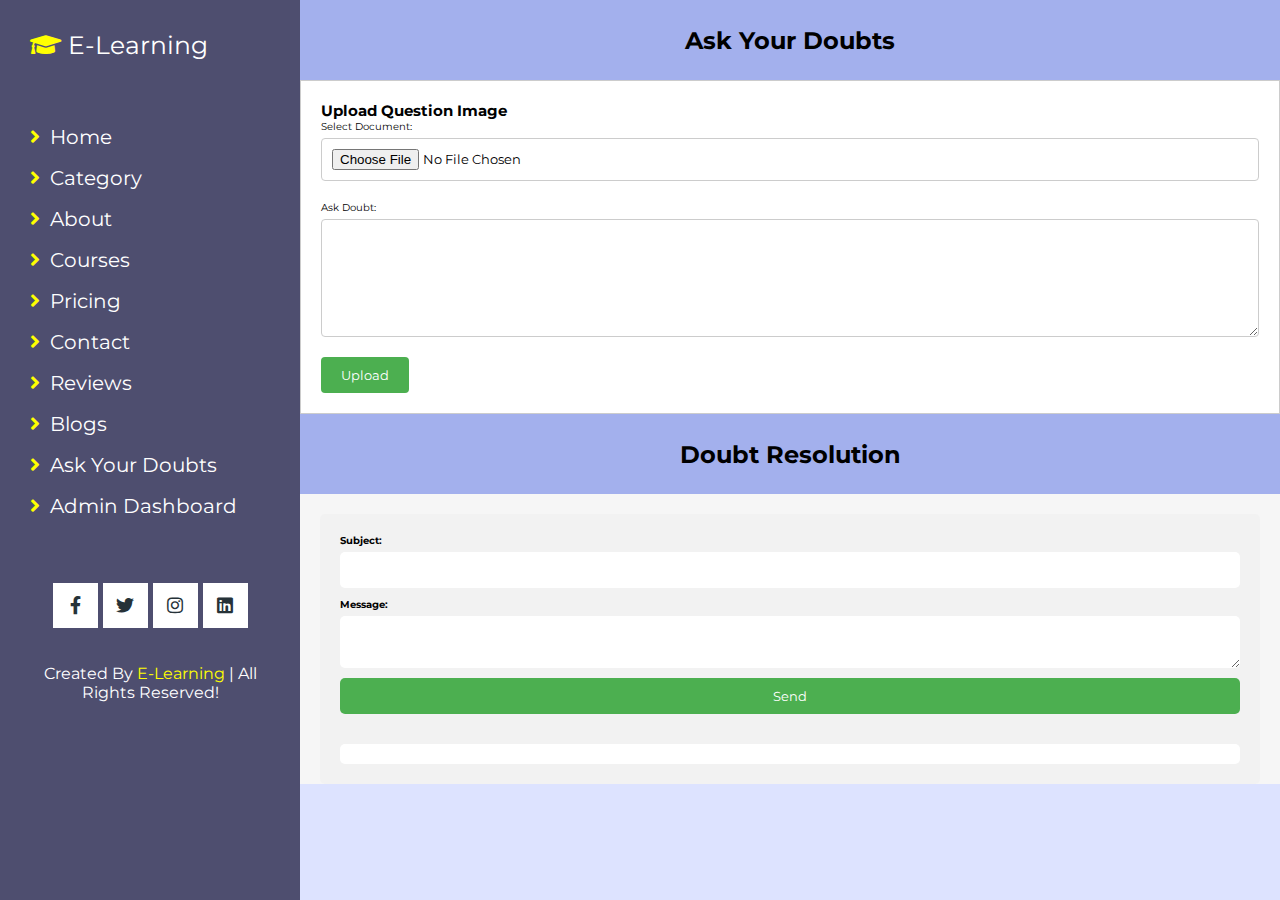
<file: online education/lms.html>
<!DOCTYPE html>
<html lang="en">
<head>
    <meta charset="UTF-8">
    <meta http-equiv="X-UA-Compatible" content="IE=edge">
    <meta name="viewport" content="width=device-width, initial-scale=1.0">
    <title>complete responsive online education website design tutorial</title>

    <!-- font awesome cdn link  -->
    <link rel="stylesheet" href="https://cdnjs.cloudflare.com/ajax/libs/font-awesome/5.15.4/css/all.min.css">

    <!-- custom css file link  -->
    <link rel="stylesheet" href="css/style.css">
    <link rel="stylesheet" href="css/lms.css".css">

    <!-- custom js file link  -->
    <script src="js/script.js" defer></script>

</head>
<body>
    
<!-- header section starts  -->

<div id="menu-btn" class="fas fa-bars"></div>

<header class="header">

    <a href="#" class="logo"> <i class="fas fa-graduation-cap"></i> E-Learning </a>

    <nav class="navbar">
        <a href="#home"> <i class="fas fa-angle-right"></i> home </a>
        <a href="index.html#category"> <i class="fas fa-angle-right"></i> category </a>
        <a href="index.html#about"> <i class="fas fa-angle-right"></i> about </a>
        <a href="index.html#courses"> <i class="fas fa-angle-right"></i> courses </a>
        <a href="index.html#pricing"> <i class="fas fa-angle-right"></i> pricing </a>
        <a href="index.html#contact"> <i class="fas fa-angle-right"></i> contact </a>
        <a href="index.html#reviews"> <i class="fas fa-angle-right"></i> reviews </a>
        <a href="index.html#blogs"> <i class="fas fa-angle-right"></i> blogs </a>
        <a href="lms.html"> <i class="fas fa-angle-right"></i> Ask your doubts </a>
        <a href="index.html#admin_login.html"> <i class="fas fa-angle-right"></i> Admin Dashboard </a>
    </nav>

    <div class="share">
        <a href="#" class="fab fa-facebook-f"></a>
        <a href="#" class="fab fa-twitter"></a>
        <a href="#" class="fab fa-instagram"></a>
        <a href="#" class="fab fa-linkedin"></a>
    </div>

    <p class="credit">created by <span>E-learning</span> | all rights reserved!</p>

</header>

<!-- header section ends -->


<!-- Doubt asking section starts -->

<section class="doubt" id="doubt">
    <div class="title">
        <h1>Ask Your Doubts</h1>
    </div>
    <form class="doubt-form">
		<h2 class="upload-title">Upload Question Image</h2>
		<div class="form-group">
			<label for="document">Select Document:</label>
			<input type="file" id="document" name="document">
		</div>
		<div class="form-group">
			<label for="description">Ask doubt:</label>
			<textarea id="description" name="description"  rows="6"></textarea>
		</div>
		<button type="submit">Upload</button>
	</form>
</section>


<!-- Doubt section starts  -->

<section>
    <div class="title">
        <h1>Doubt Resolution</h1>
    </div>
    <div class="communication">
        <form>
          <label for="subject">Subject:</label>
          <input type="text" id="subject" name="subject">
          <label for="message">Message:</label>
          <textarea id="message" name="message"></textarea>
          <input type="submit" value="Send">
        </form>
        <div class="messages">
          <!-- messages will be displayed here -->
        </div>
      </div>
</section>

<!-- Doubt section ends -->

<script>
    const form = document.querySelector('.communication form');
const messages = document.querySelector('.communication .messages');

form.addEventListener('submit', e => {
e.preventDefault();
const subject = form.subject.value;
const message = form.message.value;
const newMessage = document.createElement('div');
newMessage.innerHTML = `<strong>${subject}</strong>: ${message}`;
messages.appendChild(newMessage);
form.reset();
});

</script>


</body>
</html>
</file>
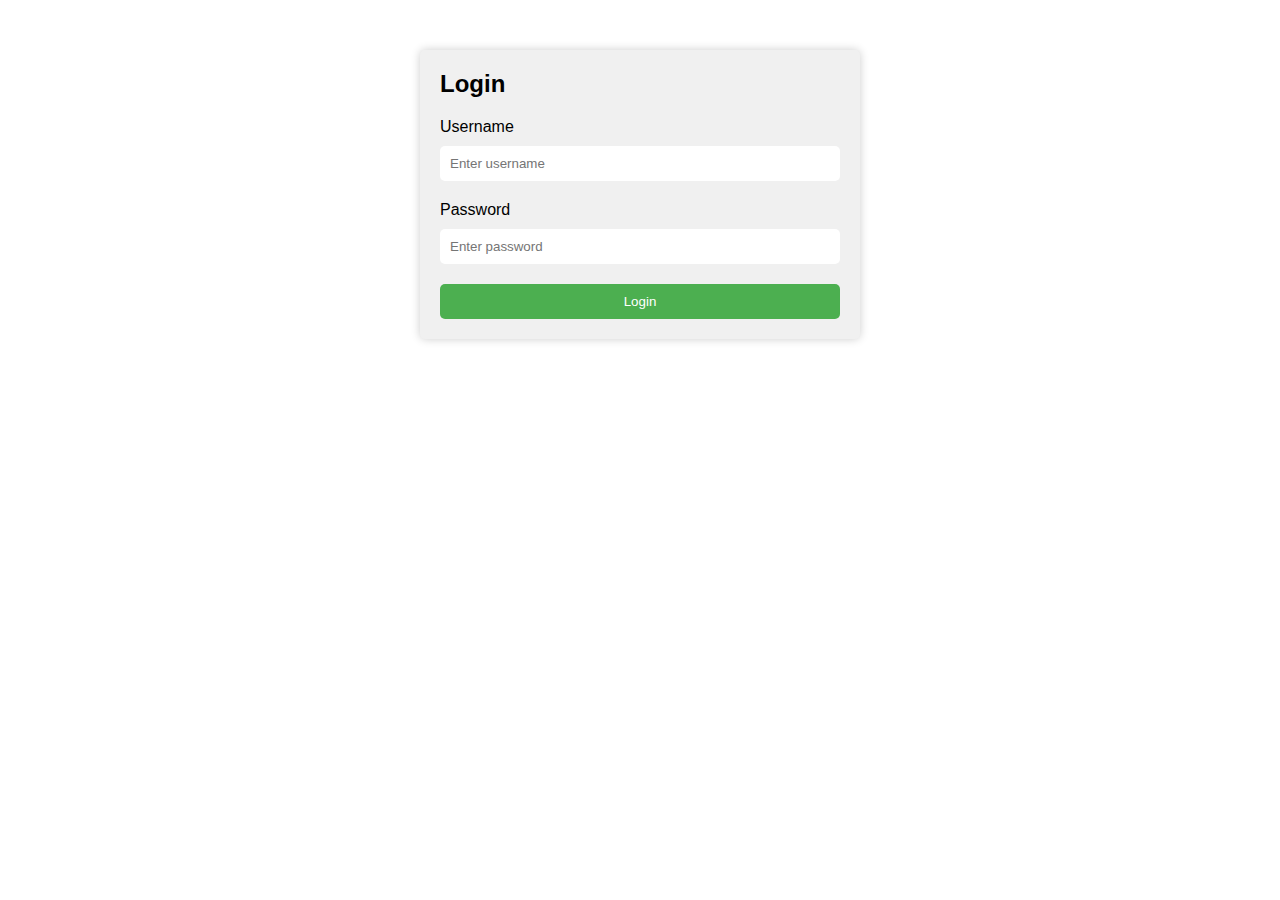
<file: online education/login.html>
<!DOCTYPE html>
<html>
<head>
	<title>Registration/Login Page</title>
	<link rel="stylesheet" type="text/css" href="css/register.css">
</head>
<body>
	<div class="container">
		<div class="form">
            <h2>Login</h2>
            <form action="index.html">
                <label for="login-username">Username</label>
                <input type="text" id="login-username" name="login-username" placeholder="Enter username" required>
        
                <label for="login-password">Password</label>
                <input type="password" id="login-password" name="login-password" placeholder="Enter password" required>
        
                <button type="submit">Login</button>
            </form>
        </div>

	</div>
</body>
</html>
</file>
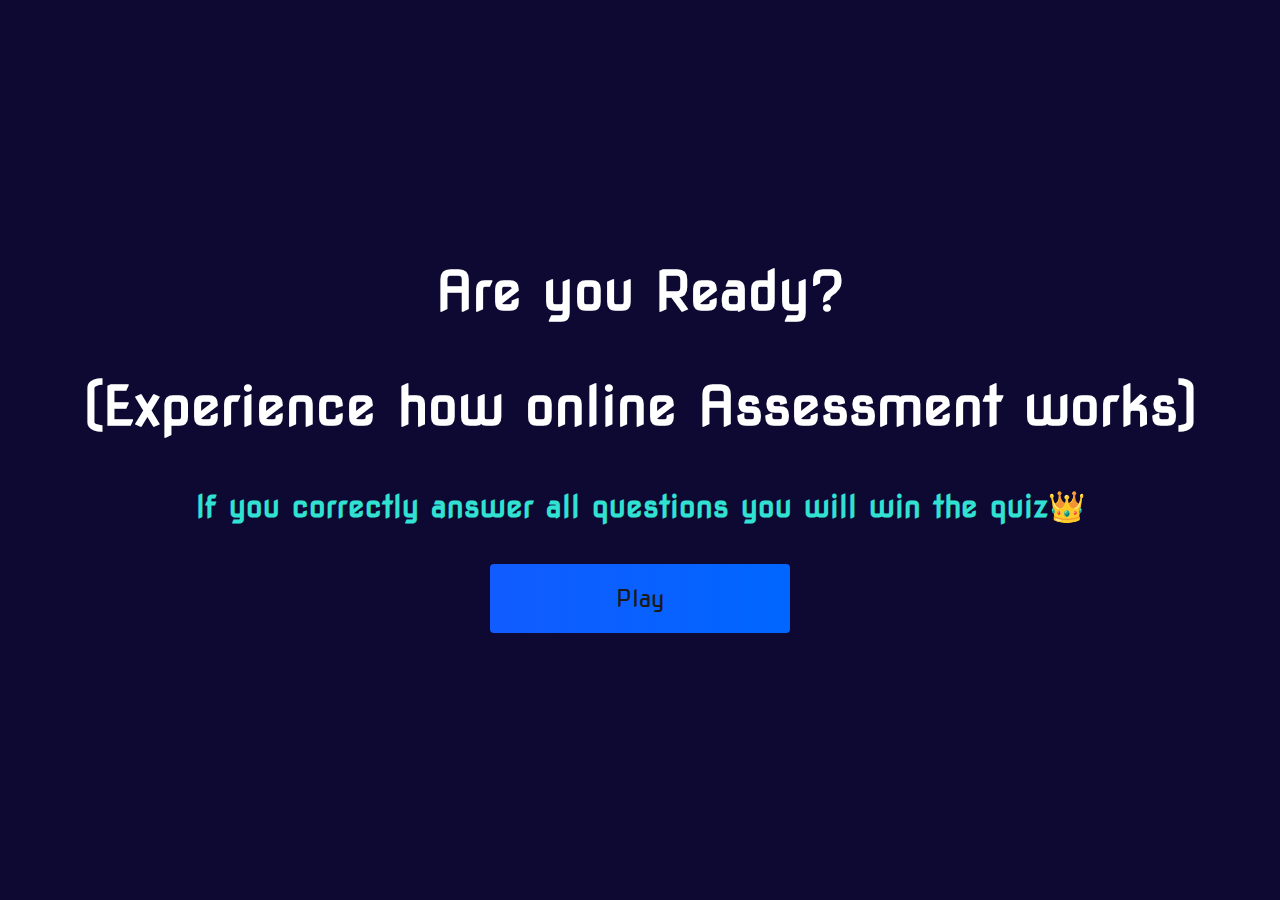
<file: online education/quiz.html>
<!DOCTYPE html>
<html lang="en">
<head>
    <meta charset="UTF-8">
    <meta http-equiv="X-UA-Compatible" content="IE=edge">
    <meta name="viewport" content="width=device-width, initial-scale=1.0">
    <title>Quiz App</title>
    <link rel="stylesheet" href="css/quiz.css">
    <link rel="stylesheet" href="https://cdnjs.cloudflare.com/ajax/libs/font-awesome/4.7.0/css/font-awesome.min.css">
</head>
<body>
    <div class="container">
        <div id="home" class="flex-column flex-center">
            <h1>Are you Ready?</h1>
            <h1>(Experience how online Assessment works)</h1>
            <h3 class="msg">If you correctly answer all questions you will win the quiz👑</h3>          
            <a href="game.html" class="btn">Play</a>
         
        </div>
    </div>
</body>
</html>
</file>
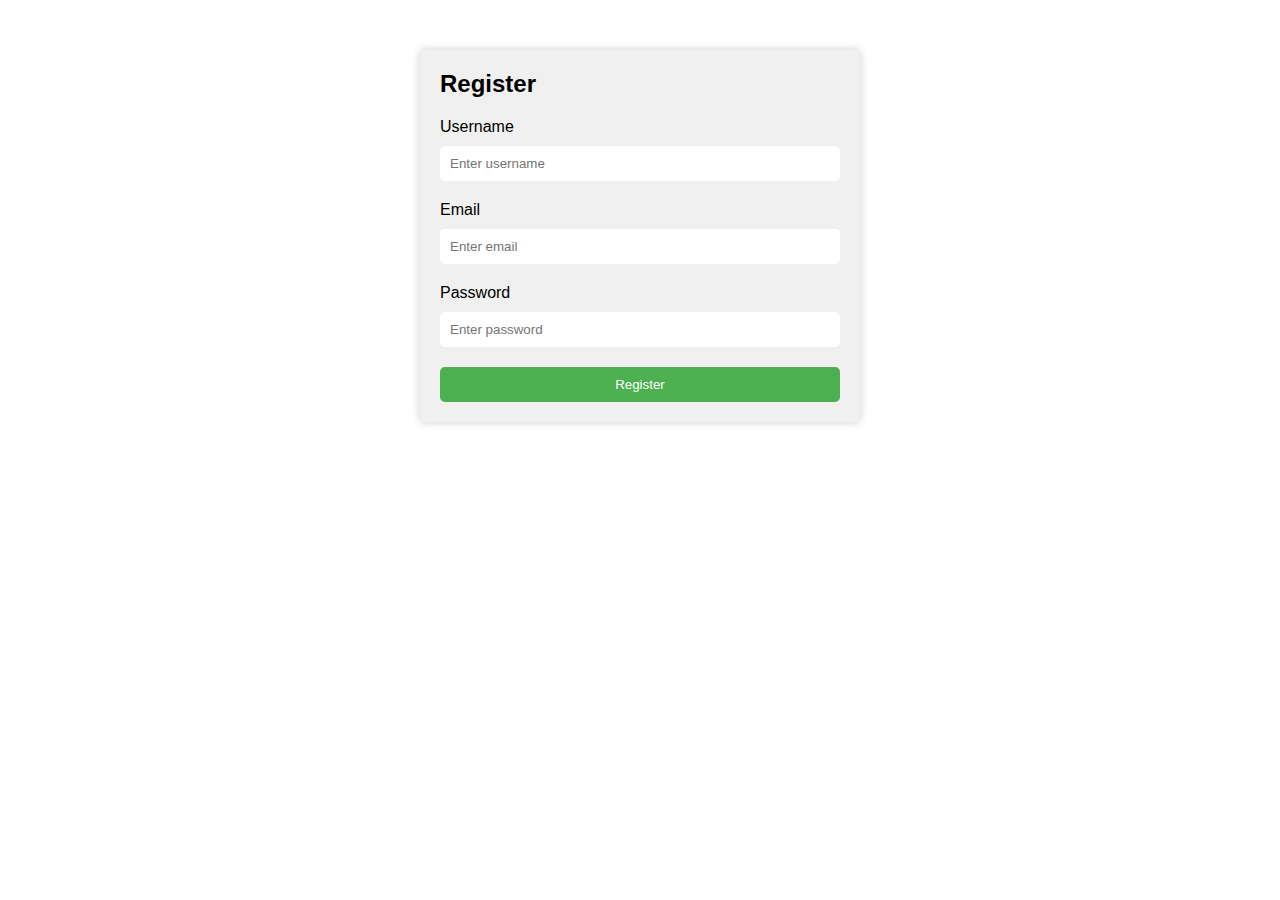
<file: online education/register.html>
<!DOCTYPE html>
<html>
<head>
	<title>Registration/Login Page</title>
	<link rel="stylesheet" type="text/css" href="css/register.css">
</head>
<body>
	<div class="container">
		<div class="form">
			<h2>Register</h2>
			<form action="login.html">
				<label for="username">Username</label>
				<input type="text" id="username" name="username" placeholder="Enter username" required>

				<label for="email">Email</label>
				<input type="email" id="email" name="email" placeholder="Enter email" required>

				<label for="password">Password</label>
				<input type="password" id="password" name="password" placeholder="Enter password" required>

				<button type="submit">Register</button>
			</form>
		</div>

	</div>
</body>
</html>
</file>
<file: Music_Player/styles.css>
*{
    margin: 0;
    padding: 0;
    box-sizing: border-box;
}
html{
    font-size: 14px;
}
body{
    font-family: 'Open Sans', sans-serif;
    height: 100vh;
    display: flex;
    justify-content: center;
    align-items: center;
    background-color: rgb(34, 41, 41);
    color: white;
}
@media (max-width:450px) {
    
}
#container{
    position: relative;
    width: 20%;
    background-image: url(images/music.png);
    background-size: cover;
    background-position: center;
    background-repeat: no-repeat;
    border-radius: 20px;
    text-align: center;
}
#container::before{
    background-color: rgba(0, 0, 0, 0.951);
    border-radius: 18px;
    content: " ";
    position: absolute;
    width: 100%;
    height: 100%;
    display:inline-block;
    top: 0;
    left: 0;
    z-index: 1;
}

@media (max-width:1024px) {
    #container{
        width: 40%;
    }
}
/* width setting for mobile device */
@media (max-width:450px) {
    #container{
        width: 80%;
    }
}
h1{
    position: relative;
    padding-top: 5px;
    padding-bottom: 5px;
    z-index: 2;
}
#img{
    position: relative;
    width: 100%;
    z-index: 2;
}
img{
    width:80%;
    border-radius: 50%;
    border: white 2px;
}
#title{
    position: relative;
    z-index: 2;
}
#music_time{
    position: relative;
    display: flex;
    justify-content: center;
    z-index: 2;
    font-size: 0.8rem;
}
/* .rotate{
    animation: rotate 3s linear infinite;
}
@keyframes rotate {
    from{
        transform: rotate(0deg);
    }
    to{
        transform: rotate(360deg);
    }
} */
/* my default range setting */
.slider {
    position: relative;
    z-index: 2;
    -webkit-appearance: none;
    height: 5px;
    border-radius: 10px;
    background: white;
    outline: none;
    opacity: 0.7;
    -webkit-transition: .2s;
    transition: opacity .2s;
}
.slider:hover{
    opacity: 1;
}
.slider::-ms-thumb{
    width: 10px;
    height: 10px;
    border: none;
    background:rgb(145, 143, 143);
    cursor: pointer;
    border-radius:50%;
}
.slider::-moz-range-thumb {
    width: 10px;
    height: 10px;
    border: none;
    background:rgb(145, 143, 143);
    cursor: pointer;
    border-radius:50%;
}
.slider::-webkit-slider-thumb{
    width: 10px;
    height: 10px;
    border: none;
    background-color:rgb(145, 143, 143);
    cursor: pointer;
    border-radius:50%;
}
#range{
    margin-left: 10px;
    margin-right: 10px;
    width:65%;
    align-self: center;
}
#music_functions{
    position: relative;
    display: flex;
    justify-content: center;
    z-index: 2;
}
.function{
    display: flex;
    align-items: center;
}
#prev{
    font-size: 3rem;
    margin:0px 6px;
    transition: color .3s;
}
#prev:hover{
    color: rgb(145, 143, 143);
}
#prev:active{
    color:black;
}
#play_pause{
    font-size: 5rem;
    margin:0px 6px;
    transition: color .3s;
}
#play_pause:hover{
    color: rgb(145, 143, 143);
}
#play_pause:active{
    color:black;
}
#next{
    font-size: 3rem;
    margin: 0px 6px;
    transition: color .3s;
}
#next:hover{
    color: rgb(145, 143, 143);
}
#next:active{
    color:black;
}
#volume{
    position: relative;
    z-index: 2;
    display: flex;
    justify-content: center;
    margin-bottom: 10px;
    font-size: 1.5rem;
}
#vol{
    align-self: center;
    margin-left: 10px;
    margin-right: 10px;
}
</file>
<file: online education/css/style.css>
@import url("https://fonts.googleapis.com/css2?family=Montserrat:wght@100;200;300;400&display=swap");
* {
  font-family: 'Montserrat', sans-serif;
  margin: 0;
  padding: 0;
  -webkit-box-sizing: border-box;
          box-sizing: border-box;
  outline: none;
  border: none;
  text-decoration: none;
  text-transform: capitalize;
  -webkit-transition: all .2s linear;
  transition: all .2s linear;
}

:root{
  --blue: #0824af;
  --violet: #310135;
  --lightblack: #515151;
  --white: rgb(255, 255, 255);
  --darkwhite: #faf9f9;
  --pinkshadow: #ffcbdd;
  --lightbshadow: rgba(255, 255, 255, 0.15);
}

html {
  font-size: 62.5%;
  overflow-x: hidden;
  scroll-behavior: smooth;
}

html::-webkit-scrollbar {
  width: 1rem;
}

html::-webkit-scrollbar-track {
  background: transparent;
}

html::-webkit-scrollbar-thumb {
  background: var(--blue);
}

body {
  padding-left: 30rem;
  background-color: #dde3ff;
}

.section {
  padding: 3rem 5%;
}

section:nth-child(even) {
  background: #f6f6f6;
}

.heading {
  text-align: center;
  margin-bottom: 3rem;
}

.heading span {
  font-size: 2rem;
  color: var(--blue);
  text-transform: uppercase;
}

.heading h3 {
  padding-top: 1rem;
  font-size: 3rem;
  color: #263238;
  text-transform: uppercase;
}

.btn {
  display: inline-block;
  margin-top: 1rem;
  padding: 1.2rem 3rem;
  cursor: pointer;
  color: #fff;
  background: #263238;
  font-size: 1.7rem;
}

.btn:hover {
  background: var(--blue);
}

.header {
  position: fixed;
  top: 0;
  left: 0;
  z-index: 1000;
  background: rgb(78, 78, 111);
  width: 30rem;
  height: 100%;
  padding: 3rem;
}

.header .logo {
  font-size: 2.5rem;
  color: #fff;
}

.header .logo i {
  color: #ff0;
}

.header .navbar {
  padding: 20% 0;
}

.header .navbar a {
  display: block;
  font-size: 2rem;
  margin: 1.7rem 0;
  color: #fff;
}

.header .navbar a i {
  color: #ff0;
  padding-right: .5rem;
}

.header .navbar a:hover {
  color: #ff0;
}

.header .navbar a:hover i {
  padding-right: 2rem;
}

.header .share {
  text-align: center;
}

.header .share a {
  height: 4.5rem;
  width: 4.5rem;
  line-height: 4.5rem;
  font-size: 1.8rem;
  background: #fff;
  color: #263238;
  margin: 0 .1rem;
}

.header .share a:hover {
  color: #fff;
  background: #263238;
}

.header .credit {
  text-align: center;
  color: #fff;
  font-size: 1.6rem;
  padding-top: 15%;
}

.header .credit span {
  color: #ff0;
}

#menu-btn {
  position: fixed;
  top: 1rem;
  right: 2rem;
  height: 5rem;
  width: 5rem;
  line-height: 5rem;
  font-size: 2.5rem;
  background: var(--blue);
  color: #fff;
  cursor: pointer;
  text-align: center;
  z-index: 10000;
  display: none;
}

#menu-btn.fa-times {
  background: #fff;
  color: #263238;
}

.home {
  display: -webkit-box;
  display: -ms-flexbox;
  display: flex;
  -webkit-box-align: center;
      -ms-flex-align: center;
          align-items: center;
  -ms-flex-wrap: wrap;
      flex-wrap: wrap;
  gap: 2rem;
}

.home .image {
  -webkit-box-flex: 1;
      -ms-flex: 1 1 40rem;
          flex: 1 1 40rem;
          
}

.home .image img {
  width: 100%;
}

.home .content {
  width: 45rem;
}

.home .content span {
  color: var(--blue);
  font-size: 2rem;
}

.home .content h3 {
  color: #263238;
  font-size: 3rem;
  padding: 2rem 0;
}

.home .content h3 a {
  color: var(--blue);
}

.home .content h3 a:hover {
  text-decoration: underline;
}

.home .content p {
  font-size: 1.4rem;
  color: #777;
  padding-bottom: 1rem;
  line-height: 2;
}

.info-container {
  display: -ms-grid;
  display: grid;
  -ms-grid-columns: (minmax(25rem, 1fr))[auto-fit];
      grid-template-columns: repeat(auto-fit, minmax(25rem, 1fr));
  gap: 2rem;
}

.info-container .box {
  padding: 3rem;
  background: #fff;
  display: -webkit-box;
  display: -ms-flexbox;
  display: flex;
  -webkit-box-align: center;
      -ms-flex-align: center;
          align-items: center;
  gap: 1.5rem;
  border: 0.1rem solid #999;
}

.info-container .box i {
  height: 5rem;
  width: 5rem;
  line-height: 5rem;
  font-size: 2rem;
  border-radius: 50%;
  background: rgb(87, 111, 87);
  color: #fff;
  text-align: center;
}

.info-container .box h3 {
  font-size: 2rem;
  padding-bottom: .5rem;
  color: #263238;
}

.info-container .box p {
  font-size: 1.5rem;
  color: #777;
}

.category{
  padding-top: 3rem;
}

.category .box-container {
  display: -ms-grid;
  display: grid;
  -ms-grid-columns: (minmax(30rem, 1fr))[auto-fit];
      grid-template-columns: repeat(auto-fit, minmax(30rem, 1fr));
  gap: 2rem;
}

.category .box-container .box {
  text-align: center;
  padding: 3rem 2rem;
  border: 0.1rem solid #999;
}

.category .box-container .box:hover i {
  -webkit-transform: translateY(-1rem);
          transform: translateY(-1rem);
}

.category .box-container .box i {
  height: 5.5rem;
  width: 5.5rem;
  line-height: 5.5rem;
  font-size: 2rem;
  border-radius: .5rem;
  color: #fff;
  background: var(--blue);
  margin-bottom: 1.5rem;
}

.category .box-container .box h3 {
  font-size: 2rem;
  color: #263238;
}

.category .box-container .box p {
  font-size: 1.4rem;
  color: #777;
  line-height: 2;
  padding-top: 1.5rem;
}

.about {
  display: -webkit-box;
  display: -ms-flexbox;
  display: flex;
  -webkit-box-align: center;
      -ms-flex-align: center;
          align-items: center;
  -ms-flex-wrap: wrap;
      flex-wrap: wrap;
  gap: 2rem;
}

.about .image {
  -webkit-box-flex: 1;
      -ms-flex: 1 1 40rem;
          flex: 1 1 40rem;
}

.about .image img {
  width: 100%;
}

.about .content {
  width: 45rem;
}

.about .content span {
  font-size: 2rem;
  color: var(--blue);
}

.about .content h3 {
  padding-top: 2rem;
  font-size: 2.4rem;
  color: #263238;
}

.about .content p {
  padding: 1.5rem 0;
  line-height: 2;
  font-size: 1.4rem;
  color: #777;
}

.courses{
  padding-top:3rem;
}

.courses .box-container {
  display: -ms-grid;
  display: grid;
  -ms-grid-columns: (minmax(30rem, 1fr))[auto-fit];
      grid-template-columns: repeat(auto-fit, minmax(30rem, 1fr));
  gap: 2rem;
}

.courses .box-container .box {
  position: relative;
  padding: 2rem;
  border: 0.1rem solid #999;
  overflow: hidden;
  text-align: center;
}

.courses .box-container .box:hover .content {
  opacity: 1;
}

.courses .box-container .box .image img {
  width: 100%;
}

.courses .box-container .box .image h3 {
  font-size: 2rem;
  color: #263238;
  font-weight: normal;
  padding-bottom: 1rem;
}

.courses .box-container .box .content {
  position: absolute;
  top: 0;
  left: 0;
  height: 100%;
  width: 100%;
  display: -webkit-box;
  display: -ms-flexbox;
  display: flex;
  -webkit-box-align: center;
      -ms-flex-align: center;
          align-items: center;
  -webkit-box-pack: center;
      -ms-flex-pack: center;
          justify-content: center;
  -webkit-box-orient: vertical;
  -webkit-box-direction: normal;
      -ms-flex-flow: column;
          flex-flow: column;
  background: var(--blue);
  padding: 2rem;
  opacity: 0;
}

.courses .box-container .box .content .stars {
  padding-bottom: 2rem;
}

.courses .box-container .box .content .stars i {
  font-size: 1.7rem;
  color: #ff0;
}

.courses .box-container .box .content h3 {
  font-size: 2rem;
  color: #fff;
}

.courses .box-container .box .content p {
  font-size: 1.4rem;
  color: #fff;
  padding: 1.5rem 0;
  line-height: 2;
}

.courses .box-container .box .content .btn:hover {
  background: #ff0;
  color: #263238;
}

.pricing{
  padding-top: 3rem;
}

.pricing .box-container {
  display: -ms-grid;
  display: grid;
  -ms-grid-columns: (minmax(30rem, 1fr))[auto-fit];
      grid-template-columns: repeat(auto-fit, minmax(30rem, 1fr));
  gap: 2rem;
}

.pricing .box-container .box {
  text-align: center;
  padding: 2rem;
  border: 0.1rem solid #999;
  background: #fff;
}

.pricing .box-container .box h3 {
  font-size: 2rem;
  color: #263238;
}

.pricing .box-container .box img {
  height: 20rem;
}

.pricing .box-container .box .amount {
  font-size: 5rem;
  color: #263238;
}

.pricing .box-container .box .amount span {
  font-size: 2.5rem;
}

.pricing .box-container .box .list {
  padding: 1.5rem 0;
  text-align: left;
}

.pricing .box-container .box .list p {
  padding: 1rem 0;
  font-size: 1.5rem;
  color: #777;
}

.pricing .box-container .box .list p i {
  color: var(--blue);
  padding-right: .5rem;
}

.pricing .box-container .box .list p i.fa-times {
  color: red;
}

.contact{
  padding-bottom:2rem;
  padding-top: 3rem;
}

.contact .row {
  display: -webkit-box;
  display: -ms-flexbox;
  display: flex;
  -ms-flex-wrap: wrap;
      flex-wrap: wrap;
  gap: 2rem;
}

.contact .row .contact-info-container {
  width: 40rem;
}

.contact .row .contact-info-container .box {
  margin-bottom: 3rem;
  display: -webkit-box;
  display: -ms-flexbox;
  display: flex;
  gap: 1.5rem;
}

.contact .row .contact-info-container .box i {
  height: 5rem;
  width: 5rem;
  line-height: 5rem;
  font-size: 1.7rem;
  background: var(--blue);
  color: #fff;
  border-radius: 50%;
  text-align: center;
  margin-top: -1rem;
}

.contact .row .contact-info-container .box h3 {
  font-size: 2rem;
  color: #263238;
  padding-bottom: 1rem;
}

.contact .row .contact-info-container .box p {
  font-size: 1.5rem;
  color: #777;
  line-height: 2;
}

.contact .row .contact-info-container .share {
  padding-top: 1rem;
}

.contact .row .contact-info-container .share a {
  height: 5rem;
  width: 5rem;
  line-height: 5rem;
  font-size: 2rem;
  background: #263238;
  color: #fff;
  margin-right: .1rem;
  text-align: center;
}

.contact .row .contact-info-container .share a:hover {
  background: var(--blue);
}

.contact .row form {
  -webkit-box-flex: 1;
      -ms-flex: 1 1 42rem;
          flex: 1 1 42rem;
}

.contact .row form .inputBox {
  display: -webkit-box;
  display: -ms-flexbox;
  display: flex;
  -ms-flex-wrap: wrap;
      flex-wrap: wrap;
  -webkit-box-pack: justify;
      -ms-flex-pack: justify;
          justify-content: space-between;
}

.contact .row form .inputBox input {
  width: 49%;
}

.contact .row form .inputBox input, .contact .row form textarea {
  padding: 1.4rem;
  background: #f6f6f6;
  text-transform: none;
  color: #777;
  margin: .7rem 0;
  font-size: 1.6rem;
  border: 0.1rem solid #999;
}

.contact .row form textarea {
  width: 100%;
  resize: none;
  height: 15rem;
}

.reviews{
  padding-top: 3rem;
}

.reviews .box-container {
  display: -ms-grid;
  display: grid;
  -ms-grid-columns: (minmax(30rem, 1fr))[auto-fit];
      grid-template-columns: repeat(auto-fit, minmax(30rem, 1fr));
  gap: 2rem;
}

.reviews .box-container .box {
  text-align: center;
  padding: 3rem;
  background: #fff;
  border: 0.1rem solid #999;
}

.reviews .box-container .box img {
  height: 10rem;
  width: 10rem;
  border-radius: 50%;
  margin-bottom: 1rem;
}

.reviews .box-container .box h3 {
  font-size: 2rem;
  color: #263238;
}

.reviews .box-container .box p {
  line-height: 2;
  padding: 2rem 0;
  font-size: 1.3rem;
  color: #777;
}

.reviews .box-container .box .stars i {
  font-size: 1.7rem;
  color: var(--blue);
}

.blogs{
  padding-top: 3rem;
}

.blogs .box-container {
  display: -ms-grid;
  display: grid;
  -ms-grid-columns: (minmax(30rem, 1fr))[auto-fit];
      grid-template-columns: repeat(auto-fit, minmax(30rem, 1fr));
  gap: 2rem;
}

.blogs .box-container .box {
  text-align: center;
  padding: 2rem;
  border: 0.1rem solid #999;
}

.blogs .box-container .box:hover img {
  -webkit-transform: translateY(-1rem);
          transform: translateY(-1rem);
}

.blogs .box-container .box img {
  height: 20rem;
}

.blogs .box-container .box .title {
  display: block;
  margin-bottom: 1rem;
  font-size: 2rem;
  color: #263238;
}

.blogs .box-container .box .title:hover {
  text-decoration: underline;
}

.blogs .box-container .box .blog-description {
  padding: 1rem 0;
  font-size: 1.4rem;
  color: #777;
  line-height: 2;
}

.blogs .box-container .box .icons {
  padding-top: 1.7rem;
  margin-top: 1.5rem;
  border-top: 0.1rem solid #999;
  display: -webkit-box;
  display: -ms-flexbox;
  display: flex;
  -webkit-box-align: center;
      -ms-flex-align: center;
          align-items: center;
  -webkit-box-pack: justify;
      -ms-flex-pack: justify;
          justify-content: space-between;
}

.blogs .box-container .box .icons p {
  font-size: 1.4rem;
  color: #777;
}

.blogs .box-container .box .icons p i {
  padding-right: .5rem;
  color: var(--blue);
}

.blogs .box-container .box .icons a {
  font-size: 1.4rem;
  color: #263238;
}

.blogs .box-container .box .icons a:hover {
  text-decoration: underline;
}

.doubt-form {
	background-color: #fff;
	border: 1px solid #ccc;
	padding: 20px;
	margin: 0 auto ;
	width:100%;
}

.upload-title {
	margin-top: 0;
}

.form-group {
	margin-bottom: 20px;
}

.form-group label {
	display: block;
	margin-bottom: 5px;
}

.form-group input[type="file"],
textarea {
	display: block;
	width: 100%;
	padding: 10px;
	border: 1px solid #ccc;
	border-radius: 4px;
	box-sizing: border-box;
}

.doubt-form button[type="submit"] {
	background-color: #4CAF50;
	color: #fff;
	padding: 10px 20px;
	border: none;
	border-radius: 4px;
	cursor: pointer;
}

.doubt-form button[type="submit"]:hover {
	background-color: #45a049;
}

.doubt{
  display: -webkit-box;
  display: -ms-flexbox;
  display: flex;
  -webkit-box-align: center;
      -ms-flex-align: center;
          align-items: center;
  -ms-flex-wrap: wrap;
      flex-wrap: wrap;
  /* gap: 2rem; */

}

@media (max-width: 1200px) {
  html {
    font-size: 55%;
  }
}

@media (max-width: 991px) {
  body {
    padding-left: 0;
  }
  #menu-btn {
    display: block;
  }
  .header {
    left: -110%;
  }
  .header.active {
    left: 0;
    -webkit-box-shadow: 0 0 0 100vw rgba(0, 0, 0, 0.7);
            box-shadow: 0 0 0 100vw rgba(0, 0, 0, 0.7);
    width: 35rem;
  }
  .home .content h3 {
    font-size: 2.5rem;
  }
}

@media (max-width: 450px) {
  html {
    font-size: 50%;
  }
  .contact .row form .inputBox input {
    width: 100%;
  }
}
</file>
<file: Quiz App/style.css>
.content {
  margin-top: 54px;
}
.header {
  background-color: rgb(87, 135, 161);
  padding: 15px;
  position: fixed;
  top: 0;
  color: black;
  width: 100%;
  z-index: 9999;
}
.left-title {
  width: 80px;
  color: #272222;
  font-size: 18px;
  float: left;
}
.right-title {
  width: 150px;
  text-align: right;
  float: right;
  color: #fff;
}
.quiz-body {
  align-items: center;
  margin-top: 65px;
  padding-bottom: 50px;
}
.option-block-container {
  margin-top: 20px;
  max-width: 420px;
}
.option-block {
  padding: 10px;
  background: aliceblue;
  border: 1px solid #627687;
  margin-bottom: 10px;
  cursor: pointer;
}
.result-question {
  font-weight: bold;
}
.c-wrong {
  margin-left: 20px;
  color: #ff0000;
}
.c-correct {
  margin-left: 20px;
  color: green;
}
.last-row {
  border-bottom: 1px solid #ccc;
  padding-bottom: 25px;
  margin-bottom: 25px;
}
.res-header {
  border-bottom: 1px solid #ccc;
  margin-bottom: 15px;
  padding-bottom: 15px;
}
.form-group{
   margin-left: 25%;
}

.buttons{
    position: fixed;
    right : 0 ;
}
</file>
<file: online education/css/admin.css>
/* Googlefont Poppins CDN Link */
@import url('https://fonts.googleapis.com/css2?family=Poppins:wght@200;300;400;500;600;700&display=swap');
*{
  margin: 0;
  padding: 0;
  box-sizing: border-box;
  font-family: 'Poppins', sans-serif;
}

.home-section{
  position: relative;
  background: #f5f5f5;
  min-height: 100vh;
  transition: all 0.5s ease;
}

.home-section nav{
  display: flex;
  justify-content: space-between;
  height: 80px;
  background: #fff;
  display: flex;
  align-items: center;
  position: fixed;
  width: calc(100% - 240px);
  left: 300px;
  z-index: 100;
  padding: 0 20px;
  box-shadow: 0 1px 1px rgba(0, 0, 0, 0.1);
  transition: all 0.5s ease;
}

.nav-links{
  list-style-type: none;
}

.dashboard{
  font-weight: bold;
  font-size: 20px;
}

nav .sidebar-button i{
  font-size: 35px;
  margin-right: 10x;
}
.home-section nav .search-box{
  position: relative;
  height: 50px;
  max-width: 550px;
  width: 100%;
  margin: 0 20px;
}
nav .search-box input{
  height: 100%;
  width: 100%;
  outline: none;
  background: #F5F6FA;
  border: 2px solid #EFEEF1;
  border-radius: 6px;
  font-size: 18px;
  padding: 0 15px;
}
nav .search-box .bx-search{
  position: absolute;
  height: 40px;
  width: 40px;
  background: #2697FF;
  right: 5px;
  top: 50%;
  transform: translateY(-50%);
  border-radius: 4px;
  line-height: 40px;
  text-align: center;
  color: #fff;
  font-size: 22px;
  transition: all 0.4 ease;
}
.home-section nav .profile-details{
  display: flex;
  align-items: center;
  background: #F5F6FA;
  border: 2px solid #EFEEF1;
  border-radius: 6px;
  height: 50px;
  min-width: 190px;
  padding: 0 15px 0 2px;
}
nav .profile-details img{
  height: 40px;
  width: 40px;
  border-radius: 6px;
  object-fit: cover;
}
nav .profile-details .admin_name{
  font-size: 15px;
  font-weight: 500;
  color: #333;
  margin: 0 10px;
  white-space: nowrap;
}
nav .profile-details i{
  font-size: 25px;
  color: #333;
}
.home-section .home-content{
  position: relative;
  padding-top: 104px;
}
.home-content .overview-boxes{
  display: flex;
  align-items: center;
  justify-content: space-between;
  flex-wrap: wrap;
  padding: 0 20px;
  margin-bottom: 26px;
}
.overview-boxes .box{
  display: flex;
  align-items: center;
  justify-content: center;
  width: calc(100% / 4 - 15px);
  background: #fff;
  padding: 15px 14px;
  border-radius: 12px;
  box-shadow: 0 5px 10px rgba(0,0,0,0.1);
}
.overview-boxes .box-topic{
  font-size: 20px;
  font-weight: 500;
}
.home-content .box .number{
  display: inline-block;
  font-size: 35px;
  margin-top: -6px;
  font-weight: 500;
}
.home-content .box .indicator{
  display: flex;
  align-items: center;
}
.home-content .box .indicator i{
  height: 20px;
  width: 20px;
  background: #8FDACB;
  line-height: 20px;
  text-align: center;
  border-radius: 50%;
  color: #fff;
  font-size: 20px;
  margin-right: 5px;
}
.box .indicator i.down{
  background: #e87d88;
}
.home-content .box .indicator .text{
  font-size: 12px;
}
.home-content .box .cart{
  display: inline-block;
  font-size: 32px;
  height: 50px;
  width: 50px;
  background: #cce5ff;
  line-height: 50px;
  text-align: center;
  color: #66b0ff;
  border-radius: 12px;
  margin: -15px 0 0 6px;
}
.home-content .box .cart.two{
   color: #2BD47D;
   background: #C0F2D8;
 }
.home-content .box .cart.three{
   color: #ffc233;
   background: #ffe8b3;
 }
.home-content .box .cart.four{
   color: #e05260;
   background: #f7d4d7;
 }
.home-content .total-order{
  font-size: 20px;
  font-weight: 500;
}
.home-content .sales-boxes{
  display: flex;
  justify-content: space-between;
  /* padding: 0 20px; */
}

/* left box */
.home-content .sales-boxes .recent-sales{
  width: 65%;
  background: #fff;
  padding: 20px 30px;
  margin: 0 20px;
  border-radius: 12px;
  box-shadow: 0 5px 10px rgba(0, 0, 0, 0.1);
}
.home-content .sales-boxes .sales-details{
  display: flex;
  align-items: center;
  justify-content: space-between;
}
.sales-boxes .box .title{
  font-size: 24px;
  font-weight: 500;
  /* margin-bottom: 10px; */
}
.sales-boxes .sales-details li.topic{
  font-size: 20px;
  font-weight: 500;
}
.sales-boxes .sales-details li{
  list-style: none;
  margin: 8px 0;
}
.sales-boxes .sales-details li a{
  font-size: 18px;
  color: #333;
  font-size: 400;
  text-decoration: none;
}
.sales-boxes .box .button{
  width: 100%;
  display: flex;
  justify-content: flex-end;
}
.sales-boxes .box .button a{
  color: #fff;
  background: #0A2558;
  padding: 4px 12px;
  font-size: 15px;
  font-weight: 400;
  border-radius: 4px;
  text-decoration: none;
  transition: all 0.3s ease;
}
.sales-boxes .box .button a:hover{
  background:  #0d3073;
}

/* Right box */
.home-content .sales-boxes .top-sales{
  width: 35%;
  background: #fff;
  padding: 20px 30px;
  margin: 0 20px 0 0;
  border-radius: 12px;
  box-shadow: 0 5px 10px rgba(0, 0, 0, 0.1);
}
.sales-boxes .top-sales li{
  display: flex;
  align-items: center;
  justify-content: space-between;
  margin: 10px 0;
}
.sales-boxes .top-sales li a img{
  height: 40px;
  width: 40px;
  object-fit: cover;
  border-radius: 12px;
  margin-right: 10px;
  background: #333;
}
.sales-boxes .top-sales li a{
  display: flex;
  align-items: center;
  text-decoration: none;
}
.sales-boxes .top-sales li .product,
.price{
  font-size: 17px;
  font-weight: 400;
  color: #333;
}
/* Responsive Media Query */
@media (max-width: 1240px) {
  
  .home-section nav{
    width: calc(100% - 60px);
    left: 60px;
  }
}
@media (max-width: 1150px) {
  .home-content .sales-boxes{
    flex-direction: column;
  }
  .home-content .sales-boxes .box{
    width: 100%;
    overflow-x: scroll;
    margin-bottom: 30px;
  }
  .home-content .sales-boxes .top-sales{
    margin: 0;
  }
}
@media (max-width: 1000px) {
  .overview-boxes .box{
    width: calc(100% / 2 - 15px);
    margin-bottom: 15px;
  }
}
@media (max-width: 700px) {
  nav .sidebar-button .dashboard,
  nav .profile-details .admin_name,
  nav .profile-details i{
    display: none;
  }
  .home-section nav .profile-details{
    height: 50px;
    min-width: 40px;
  }
  .home-content .sales-boxes .sales-details{
    width: 560px;
  }
}
@media (max-width: 550px) {
  .overview-boxes .box{
    width: 100%;
    margin-bottom: 15px;
  }
  .sidebar.active ~ .home-section nav .profile-details{
    display: none;
  }
}
  @media (max-width: 400px) {
  .sidebar{
    width: 0;
  }
  .sidebar.active{
    width: 60px;
  }
  .home-section{
    width: 100%;
    left: 0;
  }
  .sidebar.active ~ .home-section{
    left: 60px;
    width: calc(100% - 60px);
  }
  .home-section nav{
    width: 100%;
    left: 0;
  }
  .sidebar.active ~ .home-section nav{
    left: 60px;
    width: calc(100% - 60px);
  }
}
</file>
<file: online education/css/register.css>
body {
	font-family: Arial, sans-serif;
}

.container {
	display: flex;
	flex-direction: row;
	justify-content: space-around;
	margin-top: 50px;
}

.form {
	width: 400px;
	padding: 20px;
	background-color: #f0f0f0;
	border-radius: 5px;
	box-shadow: 0px 0px 10px 0px rgba(0,0,0,0.2);
}

h2 {
	margin-top: 0;
}

form {
	display: flex;
	flex-direction: column;
}

label {
	margin-bottom: 10px;
}

input[type="text"],
input[type="email"],
input[type="password"] {
	padding: 10px;
	margin-bottom: 20px;
	border-radius: 5px;
	border: none;
}

button[type="submit"] {
	background-color: #4CAF50;
	color: white;
	padding: 10px;
	border: none;
	border-radius: 5px;
	cursor: pointer;
}

button[type="submit"]:hover {
	background-color: #3e8e41;
}
</file>
<file: online education/css/quiz.css>
@import url('https://fonts.googleapis.com/css2?family=Nova+Square&display=swap');

:root{
    background-color: rgb(14, 9, 51);
}

*{
    box-sizing: border-box;
    margin: 0;
    padding: 0;
    font-size: 62.5%;
    font-family: 'Nova Square', cursive;
}

h1{
    font-size: 5.4rem;
    color: white;
    margin-bottom: 5rem;
}

h2{
    font-size: 4.2rem;
    margin-bottom: 4rem;
}

.container{
    width: 100vw;
    height: 100vh;
    display: flex;
    justify-content: center;
    align-items: center;
    /* max-width: 80rem; */
    margin: 0 auto;  
    padding: 2rem;  
}

.flex-column{
    display: flex;
    flex-direction: column;
}

.flex-center{
    justify-content: center;
    align-items: center;
}

.justify-center{
    justify-content: center;
}

.text-center{
    text-align: center;
}

.hidden{
    display: none;
}

.btn{
    font-size: 2.4rem;
    padding: 2rem 0;
    width: 30rem;
    text-align: center;
    margin-bottom: 1rem;
    text-decoration: none;
    color:rgb(28,26,26);
    background: linear-gradient(90deg, rgb(18,92,255) 0%, rgb(0,102,255) 100%);
    border-radius: 4px;
}

.btn:hover{
    cursor: pointer;
    box-shadow: 0 0.4rem 1.4rem 0 rgba(8, 114, 244,0.6);
    transition: transform 150ms;
    transform: scale(1.03);
}

.btn[disabled]:hover{
   cursor: not-allowed;
   box-shadow: none;
   transform: none;
}

#highscore-btn{
    background: linear-gradient(90deg, rgb(255,247,9) 0%, rgb(240,221,6) 100%);

}

.highscore-btn:hover{
    box-shadow: 0 0.4rem 1.4rem 0 rgba(255,255,0,0,5);
}

.crown{
    width:3rem;
    padding-top: 5px;
    padding-left: 5px;
}


#end-text{
    color:white;
}

#winner{
    color: rgb(238, 241, 54);
}

.msg{
    color:rgb(49, 225, 210);
    font-size: 3rem;
    margin-bottom: 4rem;
}
</file>
<file: online education/css/game.css>
body{
    color: white;
}

.choice-container{
    display: flex;
    margin-bottom: 0.8rem;
    width: 100%;
    border-radius: 4px;
    background: rgb(18,93,255);
    font-size: 3rem;
    min-width: 80rem;
}

.choice-container:hover{
    cursor: pointer;
    box-shadow: 0 0.4rem 1.4rem 0 rgba(6,103,247,0.5);
    transform: scale(1.02);
    transform: transform 100ms;
}

.choice-prefix{
    padding: 2rem 2.5rem;
    color: white;
}

.choice-text{
    padding: 2rem;
    width: 100%;
}

.correct{
    background: linear-gradient(32deg, rgba(11,223,36) 0%, rgb(41,232,111) 100%);
}

.incorrect{
    background: linear-gradient(32deg, rgba(230,29,29,1) 0%, rgb(224,11,11) 100%);
}

#hud{
    display: flex;
    justify-content: space-between;
}

.hud-prefix{
    text-align: center;
    font-size: 2rem;
}

.hud-main-text{
    text-align: center;
}

#progressBar{
    width:20rem;
    height: 3rem;
    border: 0.2rem solid rgb(11,223,36);
    margin-top: 2rem;
    border-radius: 50px;
    overflow: hidden;
}

#progressBarFull{
    height:100%;
    background-color: rgb(11,223,36);
    width: 0%;
}
</file>
<file: online education/css/lms.css>
.communication {
    margin: 20px;
    padding: 20px;
    background-color: #f2f2f2;
    border-radius: 5px;
  }
  
  .communication h2 {
    margin-top: 0;
  }
  
  .communication form {
    display: flex;
    flex-direction: column;
  }
  
  .communication form label {
    font-weight: bold;
    margin-bottom: 5px;
  }
  
  .communication form input,
  .communication form textarea {
    padding: 10px;
    margin-bottom: 10px;
    border: none;
    border-radius: 5px;
  }
  
  .communication form input[type="submit"] {
    background-color: #4CAF50;
    color: white;
    cursor: pointer;
  }
  
  .communication form input[type="submit"]:hover {
    background-color: #3e8e41;
  }
  
  .communication .messages {
    margin-top: 20px;
    padding: 10px;
    background-color: white;
    border-radius: 5px;
    overflow-y: scroll;
    max-height: 200px;
  }
  
  .title{
    display: flex;
    align-items: center;
    justify-content: center;
    height: 8rem;
    width:100%;
    background-color: #a3b0ed;
    font-size: larger;
    font-weight: bold;
  }
</file>
